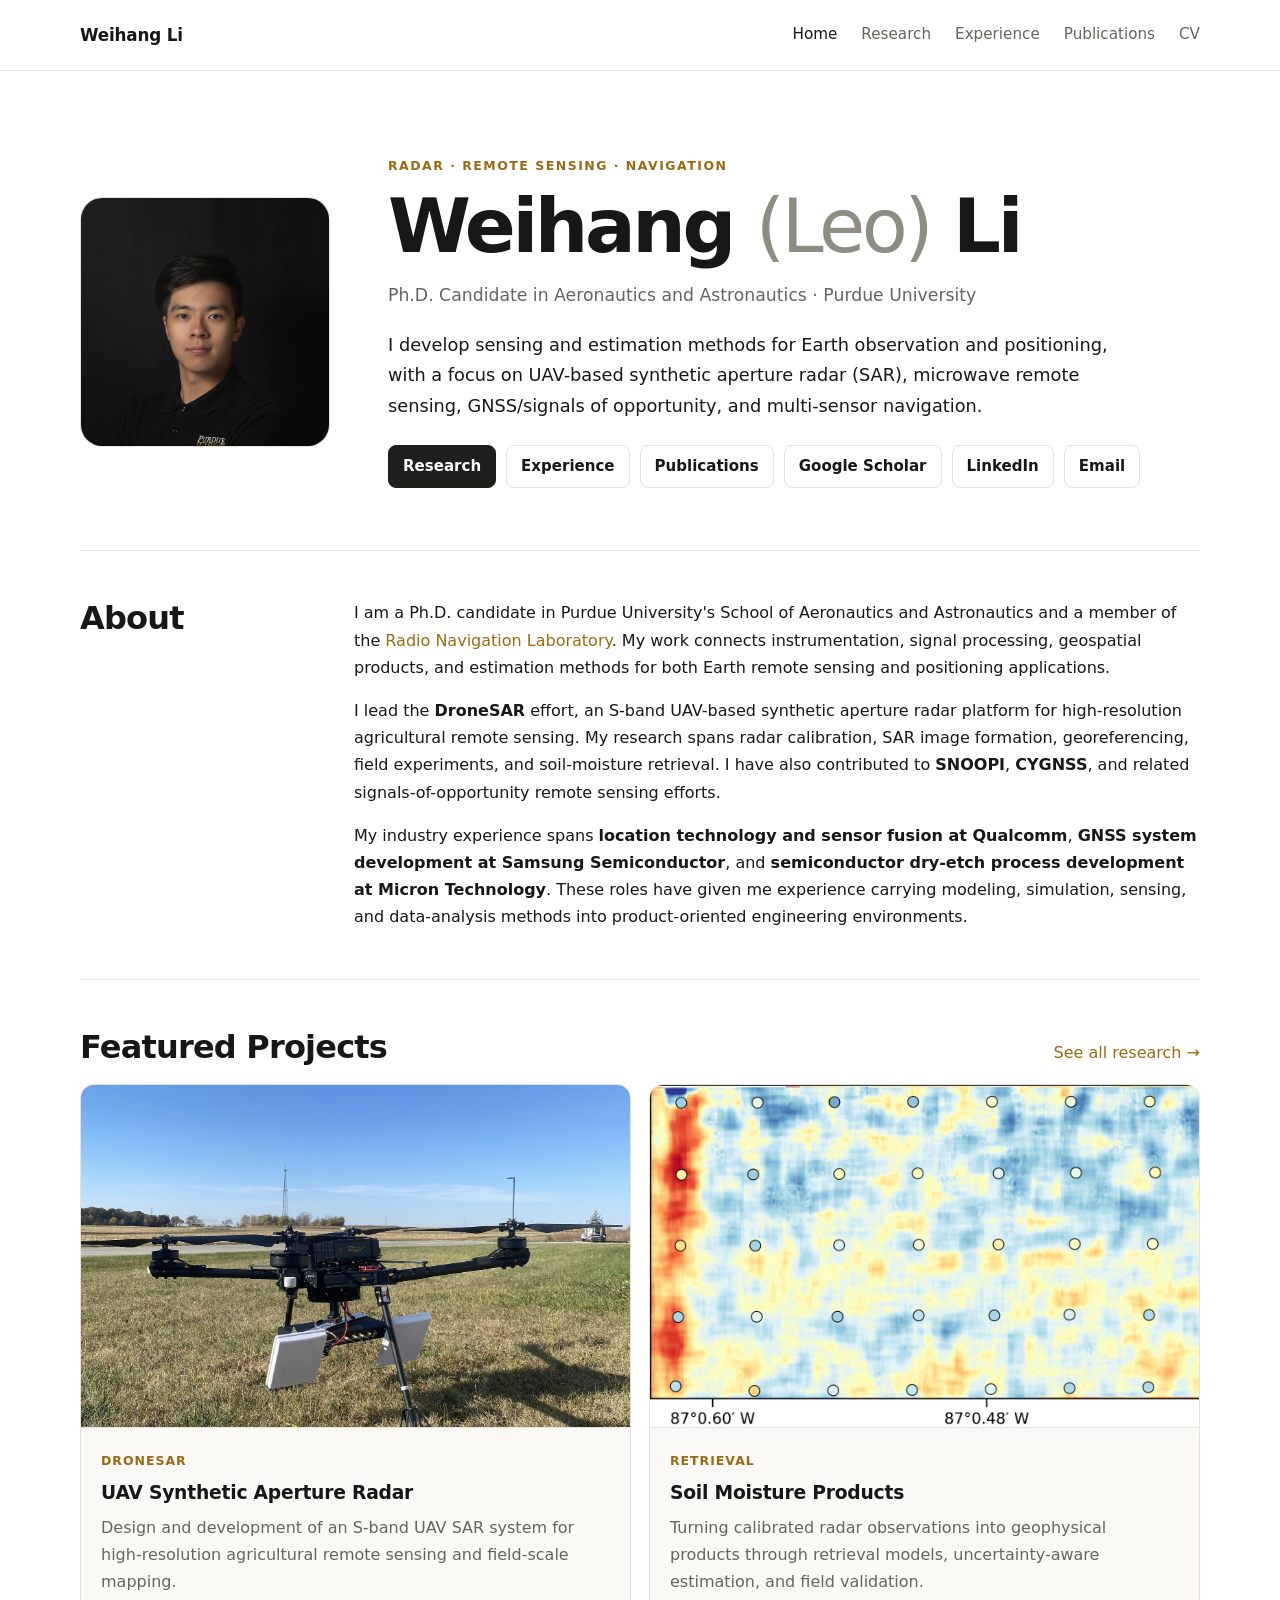
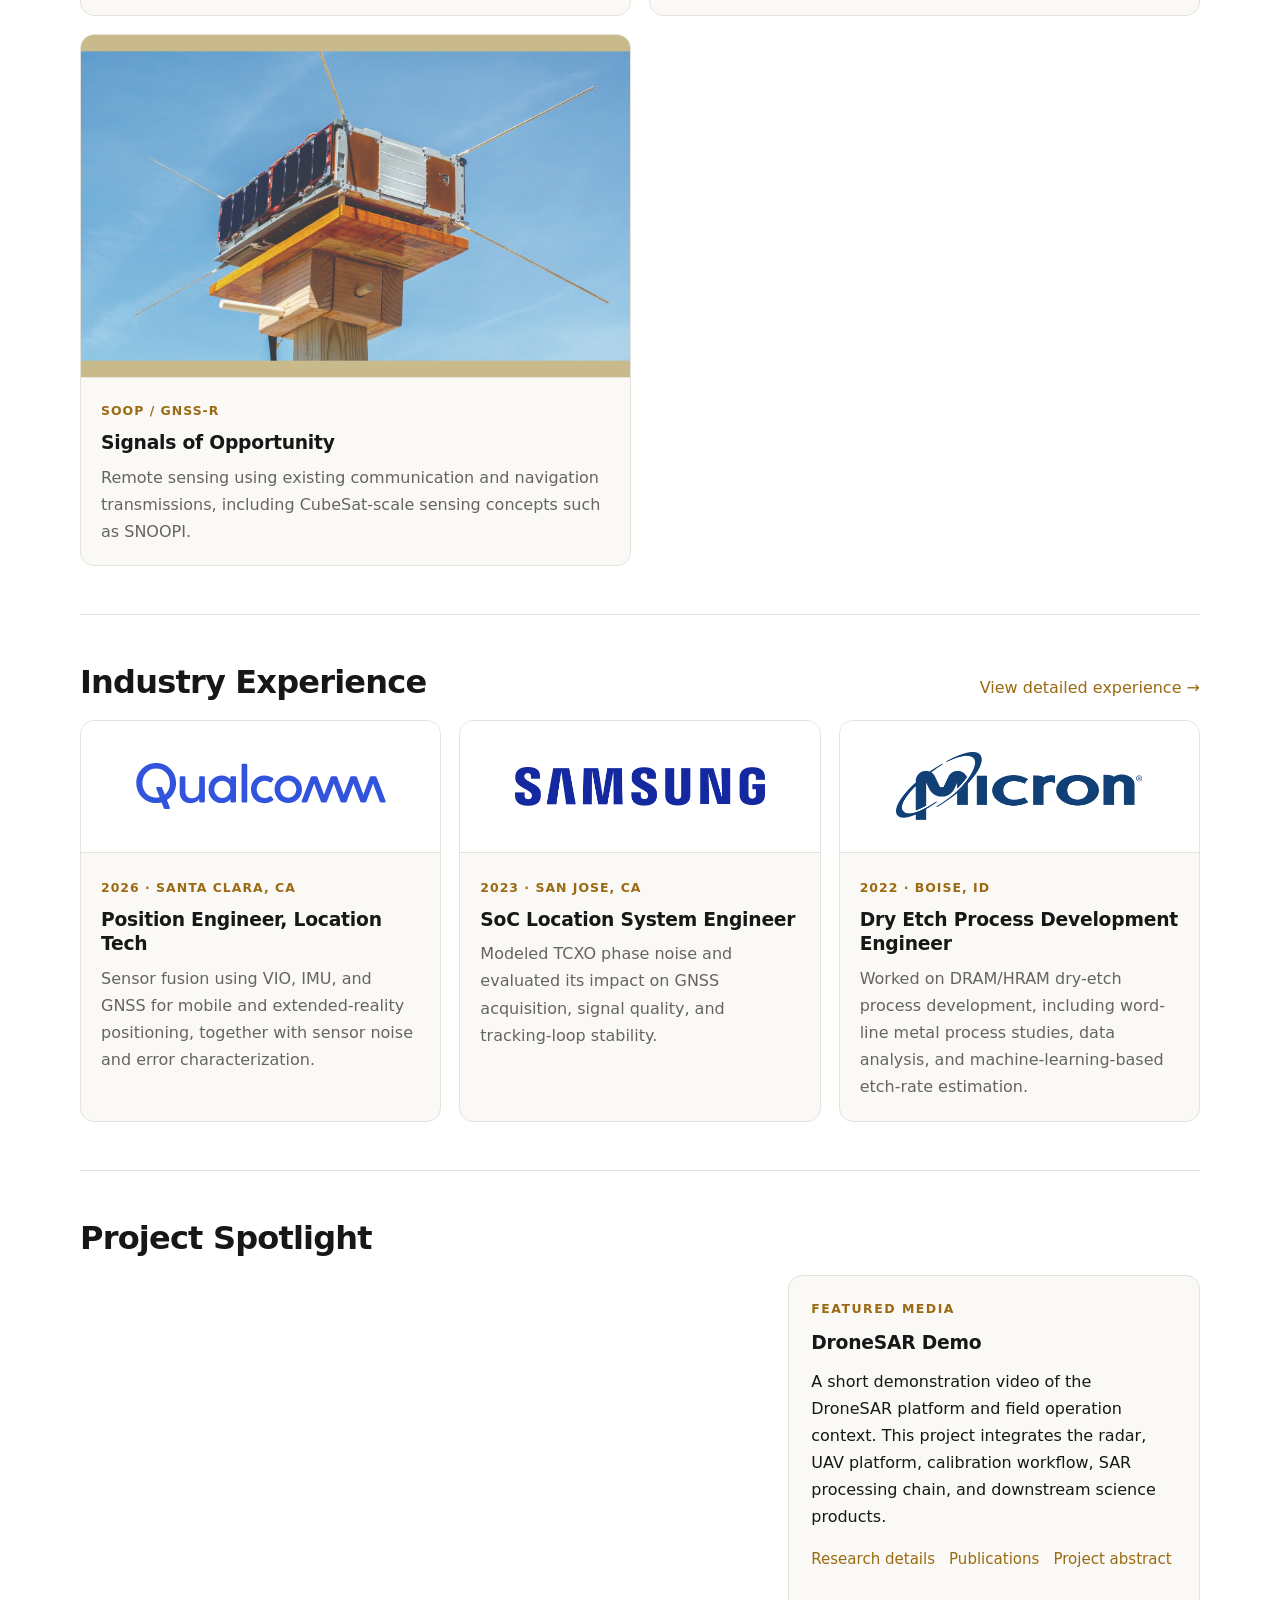
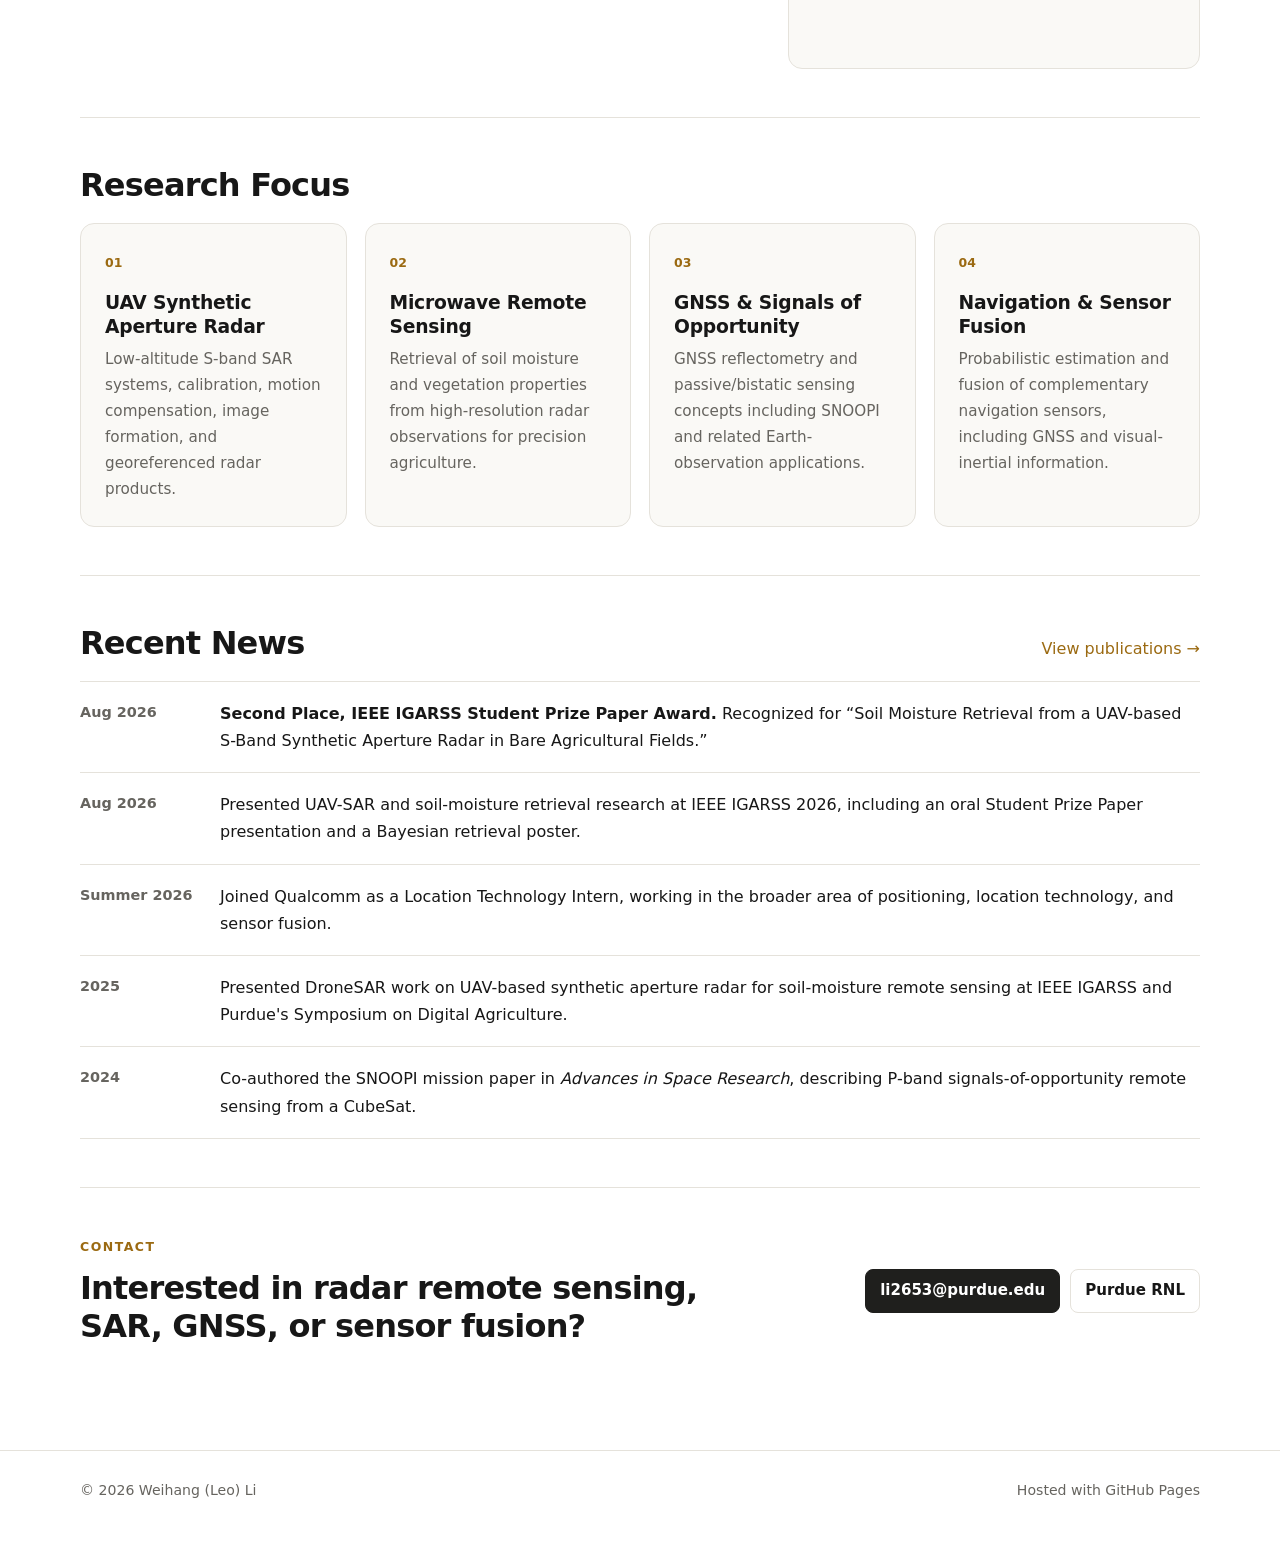
<file: index.html>
<!doctype html>
<html lang="en">
<head>
  <meta charset="utf-8">
  <meta name="viewport" content="width=device-width, initial-scale=1">
  <meta name="description" content="Weihang (Leo) Li — Ph.D. Candidate at Purdue University working on radar remote sensing, synthetic aperture radar, signals of opportunity, and positioning/sensor fusion.">
  <meta name="author" content="Weihang Li">
  <title>Weihang (Leo) Li</title>
  <link rel="stylesheet" href="assets/css/style.css">
</head>
<body>
<header class="site-header">
  <div class="container nav">
    <a class="brand" href="index.html">Weihang Li</a>
    <nav class="nav-links" aria-label="Main navigation">
      <a class="active" href="index.html">Home</a>
      <a href="research.html">Research</a>
      <a href="experience.html">Experience</a>
      <a href="publications.html">Publications</a>
      <a href="cv.html">CV</a>
    </nav>
  </div>
</header>

<main class="container">
  <section class="hero">
    <img class="profile-photo" src="assets/images/profile.jpg" alt="Weihang (Leo) Li portrait">
    <div>
      <p class="eyebrow">Radar · Remote Sensing · Navigation</p>
      <h1>Weihang <span class="muted-name">(Leo)</span> Li</h1>
      <p class="subtitle">Ph.D. Candidate in Aeronautics and Astronautics · Purdue University</p>
      <p class="lead">
        I develop sensing and estimation methods for Earth observation and positioning, with a focus on
        UAV-based synthetic aperture radar (SAR), microwave remote sensing, GNSS/signals of opportunity,
        and multi-sensor navigation.
      </p>
      <div class="quick-links">
        <a class="button primary" href="research.html">Research</a>
        <a class="button" href="experience.html">Experience</a>
        <a class="button" href="publications.html">Publications</a>
        <a class="button" href="https://scholar.google.com/citations?user=dfO99kAAAAAJ&amp;hl=en" target="_blank" rel="noopener">Google Scholar</a>
        <a class="button" href="https://www.linkedin.com/in/weihang-li-purdue/" target="_blank" rel="noopener">LinkedIn</a>
        <a class="button" href="mailto:li2653@purdue.edu">Email</a>
      </div>
    </div>
  </section>

  <section class="section-divider two-col">
    <div>
      <h2>About</h2>
    </div>
    <div>
      <p>
        I am a Ph.D. candidate in Purdue University's School of Aeronautics and Astronautics and a member of the
        <a href="https://engineering.purdue.edu/RNL/" target="_blank" rel="noopener">Radio Navigation Laboratory</a>.
        My work connects instrumentation, signal processing, geospatial products, and estimation methods for both
        Earth remote sensing and positioning applications.
      </p>
      <p>
        I lead the <strong>DroneSAR</strong> effort, an S-band UAV-based synthetic aperture radar platform for high-resolution
        agricultural remote sensing. My research spans radar calibration, SAR image formation, georeferencing,
        field experiments, and soil-moisture retrieval. I have also contributed to <strong>SNOOPI</strong>, <strong>CYGNSS</strong>, and
        related signals-of-opportunity remote sensing efforts.
      </p>
      <p>
        My industry experience spans <strong>location technology and sensor fusion at Qualcomm</strong>,
        <strong>GNSS system development at Samsung Semiconductor</strong>, and <strong>semiconductor dry-etch process development at Micron Technology</strong>.
        These roles have given me experience carrying modeling, simulation, sensing, and data-analysis methods into product-oriented engineering environments.
      </p>
    </div>
  </section>

  <section class="section-divider">
    <div class="section-heading-row">
      <h2>Featured Projects</h2>
      <a href="research.html">See all research →</a>
    </div>
    <div class="feature-grid">
      <article class="feature-card">
        <img src="assets/images/dronesar-system.jpg" alt="DroneSAR UAV platform with radar payload">
        <div class="feature-body">
          <span class="feature-tag">DroneSAR</span>
          <h3>UAV Synthetic Aperture Radar</h3>
          <p>Design and development of an S-band UAV SAR system for high-resolution agricultural remote sensing and field-scale mapping.</p>
        </div>
      </article>

      <article class="feature-card">
        <img src="assets/images/soil-moisture-map.png" alt="Soil moisture retrieval map">
        <div class="feature-body">
          <span class="feature-tag">Retrieval</span>
          <h3>Soil Moisture Products</h3>
          <p>Turning calibrated radar observations into geophysical products through retrieval models, uncertainty-aware estimation, and field validation.</p>
        </div>
      </article>

      <article class="feature-card">
        <img src="assets/images/snoopi-mission.png" alt="SNOOPI signals-of-opportunity mission image">
        <div class="feature-body">
          <span class="feature-tag">SoOp / GNSS-R</span>
          <h3>Signals of Opportunity</h3>
          <p>Remote sensing using existing communication and navigation transmissions, including CubeSat-scale sensing concepts such as SNOOPI.</p>
        </div>
      </article>


    </div>
  </section>

  <section class="section-divider">
    <div class="section-heading-row">
      <h2>Industry Experience</h2>
      <a href="experience.html">View detailed experience →</a>
    </div>
    <div class="experience-card-grid">
      <article class="experience-card">
        <div class="experience-logo-box">
          <img src="assets/images/qualcomm-logo.svg" alt="Qualcomm logo">
        </div>
        <div class="experience-card-body">
          <span class="feature-tag">2026 · Santa Clara, CA</span>
          <h3>Position Engineer, Location Tech</h3>
          <p>Sensor fusion using VIO, IMU, and GNSS for mobile and extended-reality positioning, together with sensor noise and error characterization.</p>
        </div>
      </article>

      <article class="experience-card">
        <div class="experience-logo-box">
          <img src="assets/images/samsung-logo.webp" alt="Samsung logo">
        </div>
        <div class="experience-card-body">
          <span class="feature-tag">2023 · San Jose, CA</span>
          <h3>SoC Location System Engineer</h3>
          <p>Modeled TCXO phase noise and evaluated its impact on GNSS acquisition, signal quality, and tracking-loop stability.</p>
        </div>
      </article>

      <article class="experience-card">
        <div class="experience-logo-box">
          <img src="assets/images/micron-logo.webp" alt="Micron Technology logo">
        </div>
        <div class="experience-card-body">
          <span class="feature-tag">2022 · Boise, ID</span>
          <h3>Dry Etch Process Development Engineer</h3>
          <p>Worked on DRAM/HRAM dry-etch process development, including word-line metal process studies, data analysis, and machine-learning-based etch-rate estimation.</p>
        </div>
      </article>
    </div>
  </section>

  <section class="section-divider">
    <h2>Project Spotlight</h2>
    <div class="video-panel">
      <div>
        <div class="youtube-video">
          <iframe
            src="https://www.youtube.com/embed/8pZynmB-ohs"
            title="DroneSAR Demo"
            allow="accelerometer; autoplay; clipboard-write; encrypted-media; gyroscope; picture-in-picture; web-share"
            allowfullscreen>
          </iframe>
        </div>
      </div>
      <div class="text-panel">
        <p class="eyebrow">Featured media</p>
        <h3>DroneSAR Demo</h3>
        <p>
          A short demonstration video of the DroneSAR platform and field operation context. This project integrates the radar,
          UAV platform, calibration workflow, SAR processing chain, and downstream science products.
        </p>
        <div class="inline-links">
          <a href="research.html">Research details</a>
          <a href="publications.html">Publications</a>
          <a href="https://docs.lib.purdue.edu/sydag/2025/posters/20/" target="_blank" rel="noopener">Project abstract</a>
        </div>
      </div>
    </div>
  </section>

  <section class="section-divider">
    <div class="section-heading-row">
      <h2>Research Focus</h2>
    </div>
    <div class="grid grid-4">
      <article class="card">
        <span class="card-kicker">01</span>
        <h3>UAV Synthetic Aperture Radar</h3>
        <p>Low-altitude S-band SAR systems, calibration, motion compensation, image formation, and georeferenced radar products.</p>
      </article>
      <article class="card">
        <span class="card-kicker">02</span>
        <h3>Microwave Remote Sensing</h3>
        <p>Retrieval of soil moisture and vegetation properties from high-resolution radar observations for precision agriculture.</p>
      </article>
      <article class="card">
        <span class="card-kicker">03</span>
        <h3>GNSS & Signals of Opportunity</h3>
        <p>GNSS reflectometry and passive/bistatic sensing concepts including SNOOPI and related Earth-observation applications.</p>
      </article>
      <article class="card">
        <span class="card-kicker">04</span>
        <h3>Navigation & Sensor Fusion</h3>
        <p>Probabilistic estimation and fusion of complementary navigation sensors, including GNSS and visual-inertial information.</p>
      </article>
    </div>
  </section>

  <section class="section-divider">
    <div class="section-heading-row">
      <h2>Recent News</h2>
      <a href="publications.html">View publications →</a>
    </div>
    <div class="timeline">
      <div class="timeline-item">
        <div class="timeline-date">Aug 2026</div>
        <div><strong>Second Place, IEEE IGARSS Student Prize Paper Award.</strong> Recognized for “Soil Moisture Retrieval from a UAV-based S-Band Synthetic Aperture Radar in Bare Agricultural Fields.”</div>
      </div>
      <div class="timeline-item">
        <div class="timeline-date">Aug 2026</div>
        <div>Presented UAV-SAR and soil-moisture retrieval research at IEEE IGARSS 2026, including an oral Student Prize Paper presentation and a Bayesian retrieval poster.</div>
      </div>
      <div class="timeline-item">
        <div class="timeline-date">Summer 2026</div>
        <div>Joined Qualcomm as a Location Technology Intern, working in the broader area of positioning, location technology, and sensor fusion.</div>
      </div>
      <div class="timeline-item">
        <div class="timeline-date">2025</div>
        <div>Presented DroneSAR work on UAV-based synthetic aperture radar for soil-moisture remote sensing at IEEE IGARSS and Purdue's Symposium on Digital Agriculture.</div>
      </div>
      <div class="timeline-item">
        <div class="timeline-date">2024</div>
        <div>Co-authored the SNOOPI mission paper in <em>Advances in Space Research</em>, describing P-band signals-of-opportunity remote sensing from a CubeSat.</div>
      </div>
    </div>
  </section>

  <section class="section-divider contact-strip">
    <div>
      <p class="eyebrow">Contact</p>
      <h2>Interested in radar remote sensing, SAR, GNSS, or sensor fusion?</h2>
    </div>
    <div class="contact-actions">
      <a class="button primary" href="mailto:li2653@purdue.edu">li2653@purdue.edu</a>
      <a class="button" href="https://engineering.purdue.edu/RNL/people/" target="_blank" rel="noopener">Purdue RNL</a>
    </div>
  </section>
</main>

<footer>
  <div class="container footer-row">
    <span>© <span id="year"></span> Weihang (Leo) Li</span>
    <span>Hosted with GitHub Pages</span>
  </div>
</footer>
<script>document.getElementById('year').textContent = new Date().getFullYear();</script>
</body>
</html>
</file>
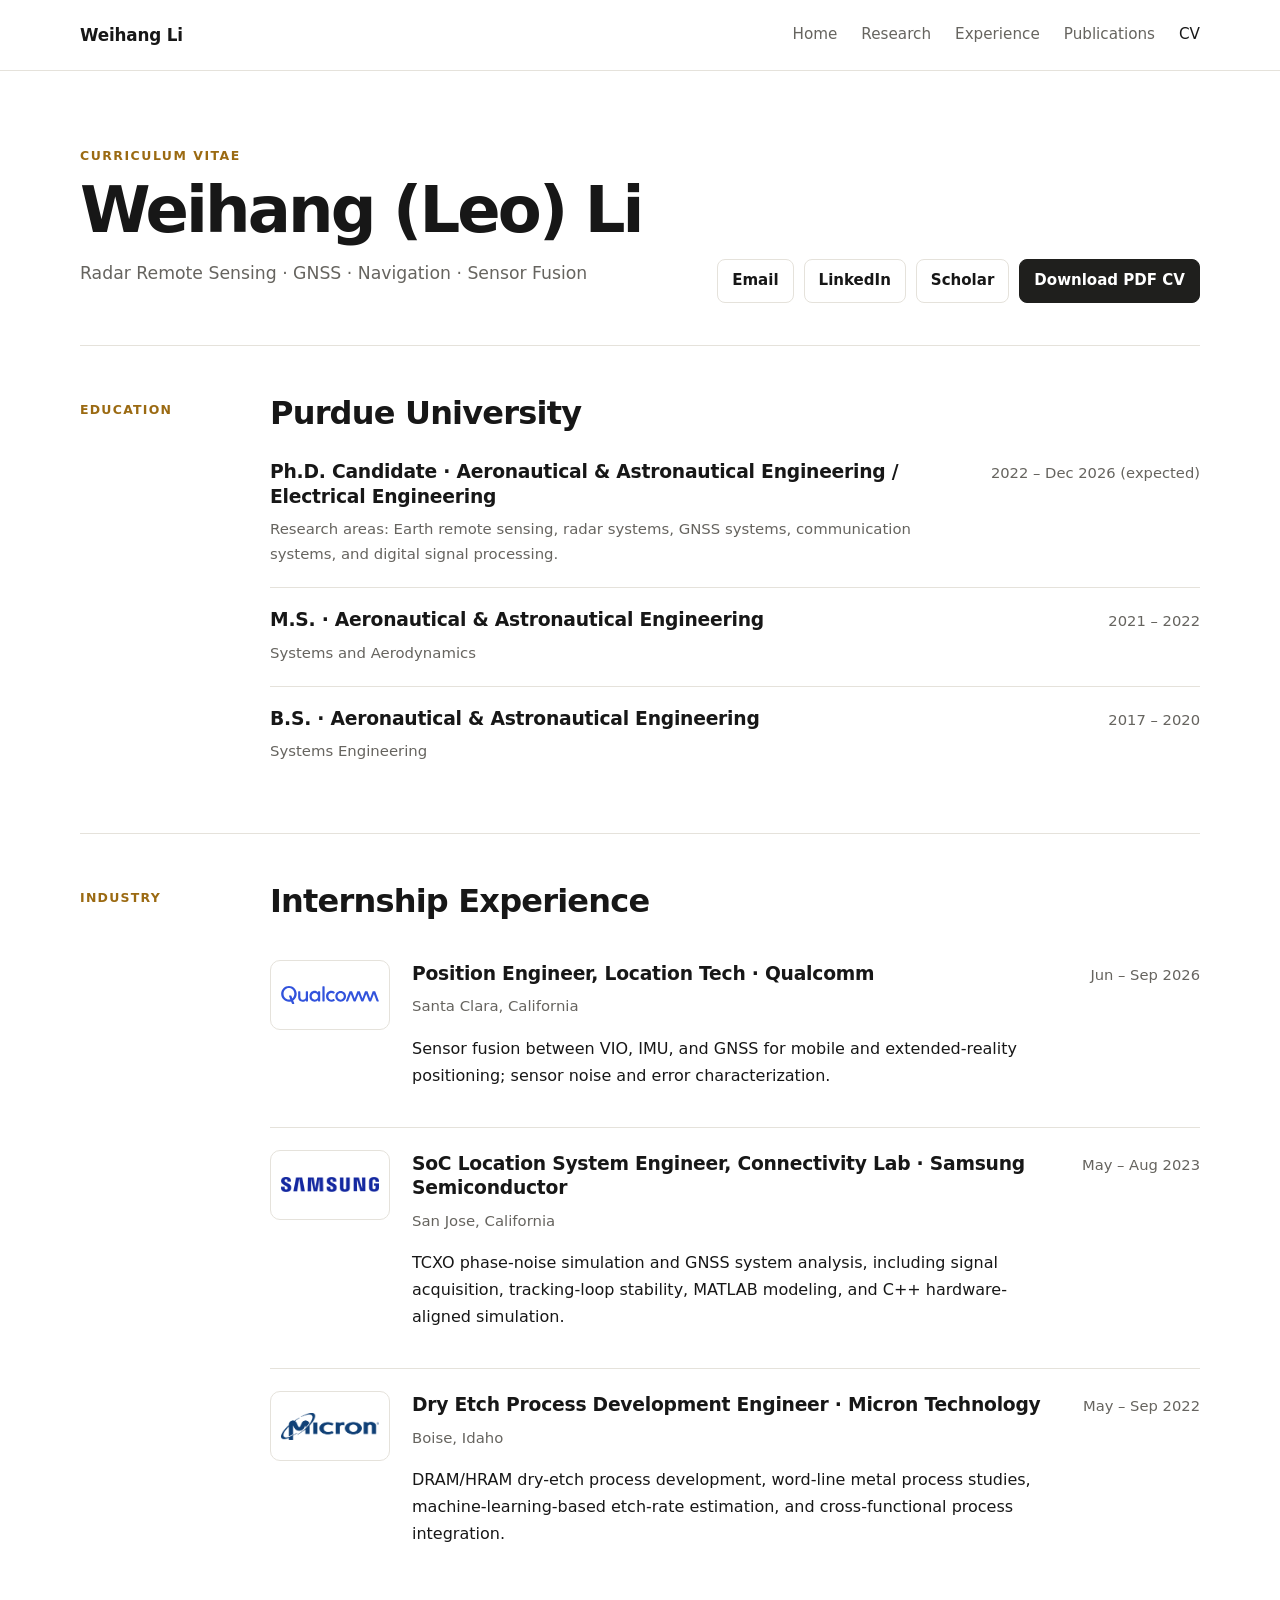
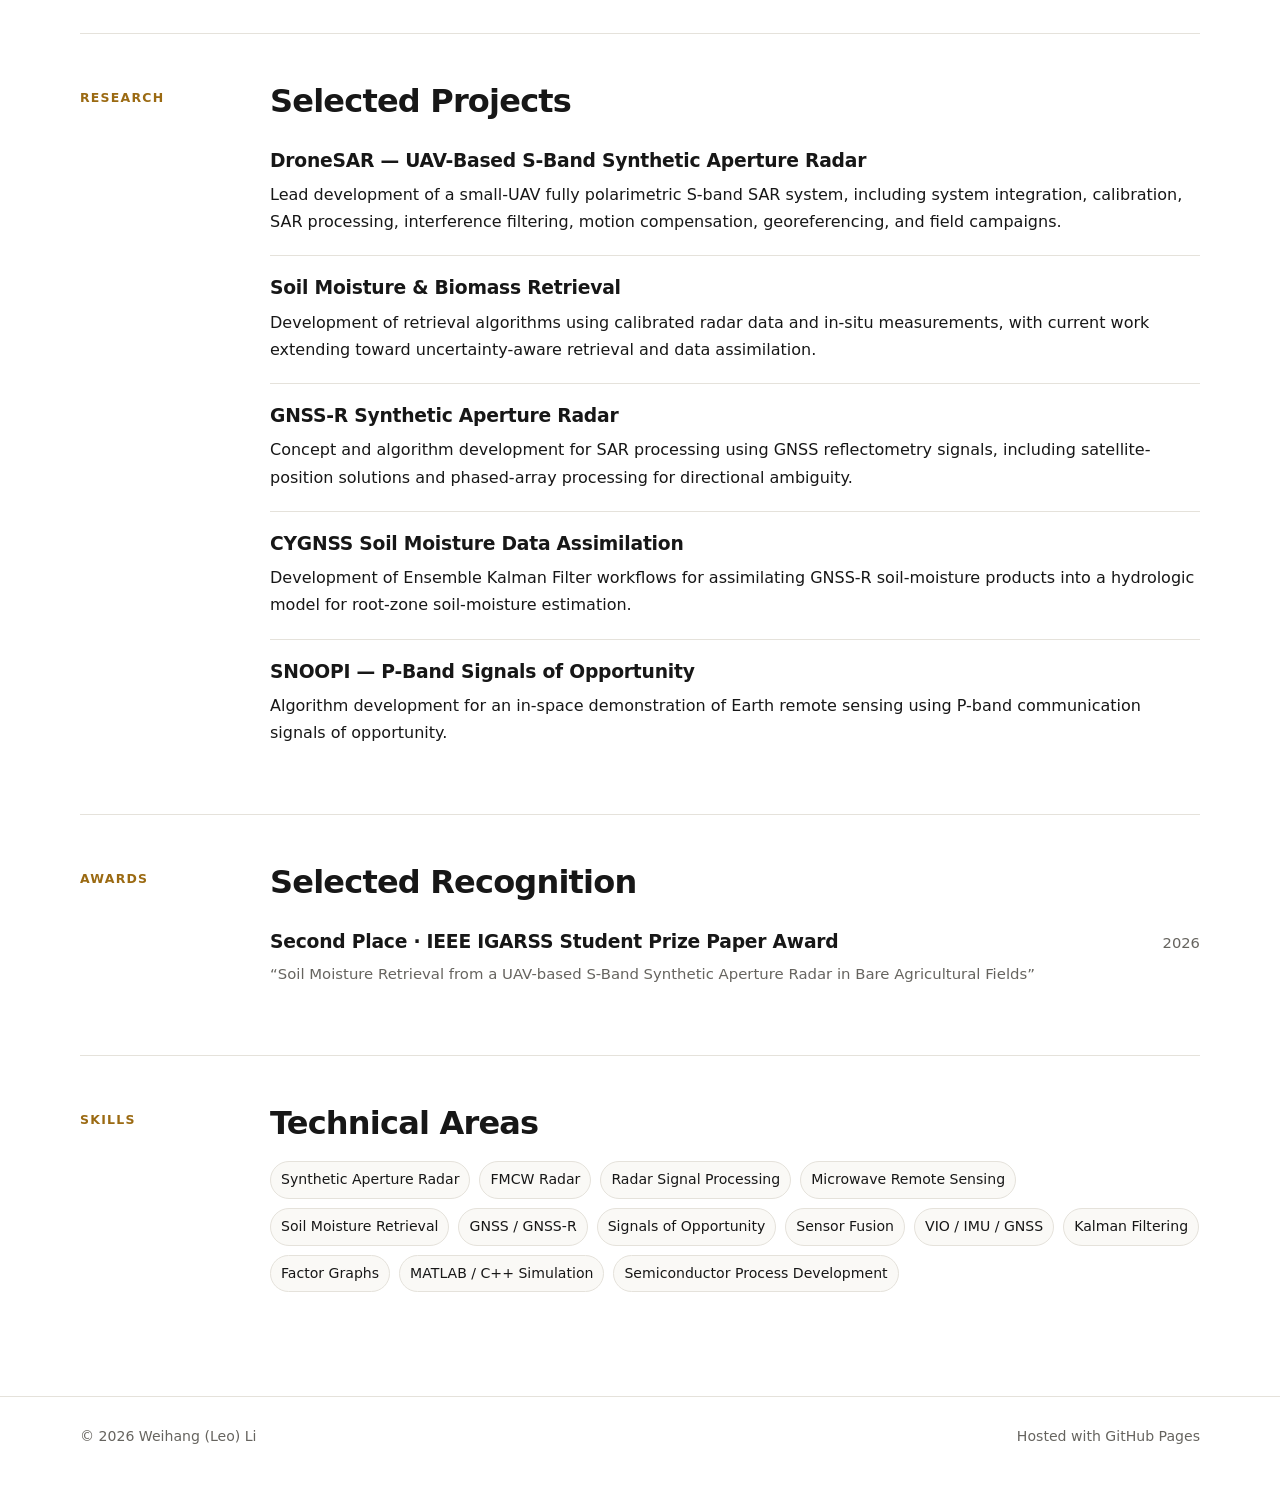
<file: cv.html>
<!doctype html>
<html lang="en">
<head>
  <meta charset="utf-8">
  <meta name="viewport" content="width=device-width, initial-scale=1">
  <meta name="description" content="Curriculum vitae summary for Weihang (Leo) Li.">
  <title>CV · Weihang (Leo) Li</title>
  <link rel="stylesheet" href="assets/css/style.css">
</head>
<body>
<header class="site-header">
  <div class="container nav">
    <a class="brand" href="index.html">Weihang Li</a>
    <nav class="nav-links" aria-label="Main navigation">
      <a href="index.html">Home</a>
      <a href="research.html">Research</a>
      <a href="experience.html">Experience</a>
      <a href="publications.html">Publications</a>
      <a class="active" href="cv.html">CV</a>
    </nav>
  </div>
</header>

<main class="container">
  <div class="page-header cv-header">
    <div>
      <p class="eyebrow">Curriculum Vitae</p>
      <h1>Weihang (Leo) Li</h1>
      <p class="subtitle">Radar Remote Sensing · GNSS · Navigation · Sensor Fusion</p>
    </div>
    <div class="cv-actions">
      <a class="button" href="mailto:li2653@purdue.edu">Email</a>
      <a class="button" href="https://www.linkedin.com/in/weihang-li-purdue/" target="_blank" rel="noopener">LinkedIn</a>
      <a class="button" href="https://scholar.google.com/citations?user=dfO99kAAAAAJ&amp;hl=en" target="_blank" rel="noopener">Scholar</a>
      <a class="button primary" href="assets/cv/cv.pdf">Download PDF CV</a>
    </div>
  </div>

  <section class="cv-section section-divider">
    <div class="cv-label">Education</div>
    <div>
      <h2>Purdue University</h2>
      <div class="cv-entry">
        <div>
          <h3>Ph.D. Candidate · Aeronautical & Astronautical Engineering / Electrical Engineering</h3>
          <p class="meta">Research areas: Earth remote sensing, radar systems, GNSS systems, communication systems, and digital signal processing.</p>
        </div>
        <div class="cv-date">2022 – Dec 2026 (expected)</div>
      </div>
      <div class="cv-entry">
        <div>
          <h3>M.S. · Aeronautical & Astronautical Engineering</h3>
          <p class="meta">Systems and Aerodynamics</p>
        </div>
        <div class="cv-date">2021 – 2022</div>
      </div>
      <div class="cv-entry">
        <div>
          <h3>B.S. · Aeronautical & Astronautical Engineering</h3>
          <p class="meta">Systems Engineering</p>
        </div>
        <div class="cv-date">2017 – 2020</div>
      </div>
    </div>
  </section>

  <section class="cv-section section-divider">
    <div class="cv-label">Industry</div>
    <div>
      <h2>Internship Experience</h2>

      <div class="cv-logo-row">
        <div class="cv-logo-box"><img src="assets/images/qualcomm-logo.svg" alt="Qualcomm logo"></div>
        <div>
          <h3>Position Engineer, Location Tech · Qualcomm</h3>
          <p class="meta">Santa Clara, California</p>
          <p>Sensor fusion between VIO, IMU, and GNSS for mobile and extended-reality positioning; sensor noise and error characterization.</p>
        </div>
        <div class="cv-date">Jun – Sep 2026</div>
      </div>

      <div class="cv-logo-row">
        <div class="cv-logo-box"><img src="assets/images/samsung-logo.webp" alt="Samsung logo"></div>
        <div>
          <h3>SoC Location System Engineer, Connectivity Lab · Samsung Semiconductor</h3>
          <p class="meta">San Jose, California</p>
          <p>TCXO phase-noise simulation and GNSS system analysis, including signal acquisition, tracking-loop stability, MATLAB modeling, and C++ hardware-aligned simulation.</p>
        </div>
        <div class="cv-date">May – Aug 2023</div>
      </div>

      <div class="cv-logo-row">
        <div class="cv-logo-box"><img src="assets/images/micron-logo.webp" alt="Micron Technology logo"></div>
        <div>
          <h3>Dry Etch Process Development Engineer · Micron Technology</h3>
          <p class="meta">Boise, Idaho</p>
          <p>DRAM/HRAM dry-etch process development, word-line metal process studies, machine-learning-based etch-rate estimation, and cross-functional process integration.</p>
        </div>
        <div class="cv-date">May – Sep 2022</div>
      </div>
    </div>
  </section>

  <section class="cv-section section-divider">
    <div class="cv-label">Research</div>
    <div>
      <h2>Selected Projects</h2>
      <div class="cv-entry stacked">
        <div>
          <h3>DroneSAR — UAV-Based S-Band Synthetic Aperture Radar</h3>
          <p>Lead development of a small-UAV fully polarimetric S-band SAR system, including system integration, calibration, SAR processing, interference filtering, motion compensation, georeferencing, and field campaigns.</p>
        </div>
      </div>
      <div class="cv-entry stacked">
        <div>
          <h3>Soil Moisture & Biomass Retrieval</h3>
          <p>Development of retrieval algorithms using calibrated radar data and in-situ measurements, with current work extending toward uncertainty-aware retrieval and data assimilation.</p>
        </div>
      </div>
      <div class="cv-entry stacked">
        <div>
          <h3>GNSS-R Synthetic Aperture Radar</h3>
          <p>Concept and algorithm development for SAR processing using GNSS reflectometry signals, including satellite-position solutions and phased-array processing for directional ambiguity.</p>
        </div>
      </div>
      <div class="cv-entry stacked">
        <div>
          <h3>CYGNSS Soil Moisture Data Assimilation</h3>
          <p>Development of Ensemble Kalman Filter workflows for assimilating GNSS-R soil-moisture products into a hydrologic model for root-zone soil-moisture estimation.</p>
        </div>
      </div>
      <div class="cv-entry stacked">
        <div>
          <h3>SNOOPI — P-Band Signals of Opportunity</h3>
          <p>Algorithm development for an in-space demonstration of Earth remote sensing using P-band communication signals of opportunity.</p>
        </div>
      </div>
    </div>
  </section>

  <section class="cv-section section-divider">
    <div class="cv-label">Awards</div>
    <div>
      <h2>Selected Recognition</h2>
      <div class="cv-entry">
        <div>
          <h3>Second Place · IEEE IGARSS Student Prize Paper Award</h3>
          <p class="meta">“Soil Moisture Retrieval from a UAV-based S-Band Synthetic Aperture Radar in Bare Agricultural Fields”</p>
        </div>
        <div class="cv-date">2026</div>
      </div>
    </div>
  </section>

  <section class="cv-section section-divider">
    <div class="cv-label">Skills</div>
    <div>
      <h2>Technical Areas</h2>
      <div class="tag-list">
        <span>Synthetic Aperture Radar</span>
        <span>FMCW Radar</span>
        <span>Radar Signal Processing</span>
        <span>Microwave Remote Sensing</span>
        <span>Soil Moisture Retrieval</span>
        <span>GNSS / GNSS-R</span>
        <span>Signals of Opportunity</span>
        <span>Sensor Fusion</span>
        <span>VIO / IMU / GNSS</span>
        <span>Kalman Filtering</span>
        <span>Factor Graphs</span>
        <span>MATLAB / C++ Simulation</span>
        <span>Semiconductor Process Development</span>
      </div>
    </div>
  </section>
</main>

<footer>
  <div class="container footer-row">
    <span>© <span id="year"></span> Weihang (Leo) Li</span>
    <span>Hosted with GitHub Pages</span>
  </div>
</footer>
<script>document.getElementById('year').textContent = new Date().getFullYear();</script>
</body>
</html>
</file>
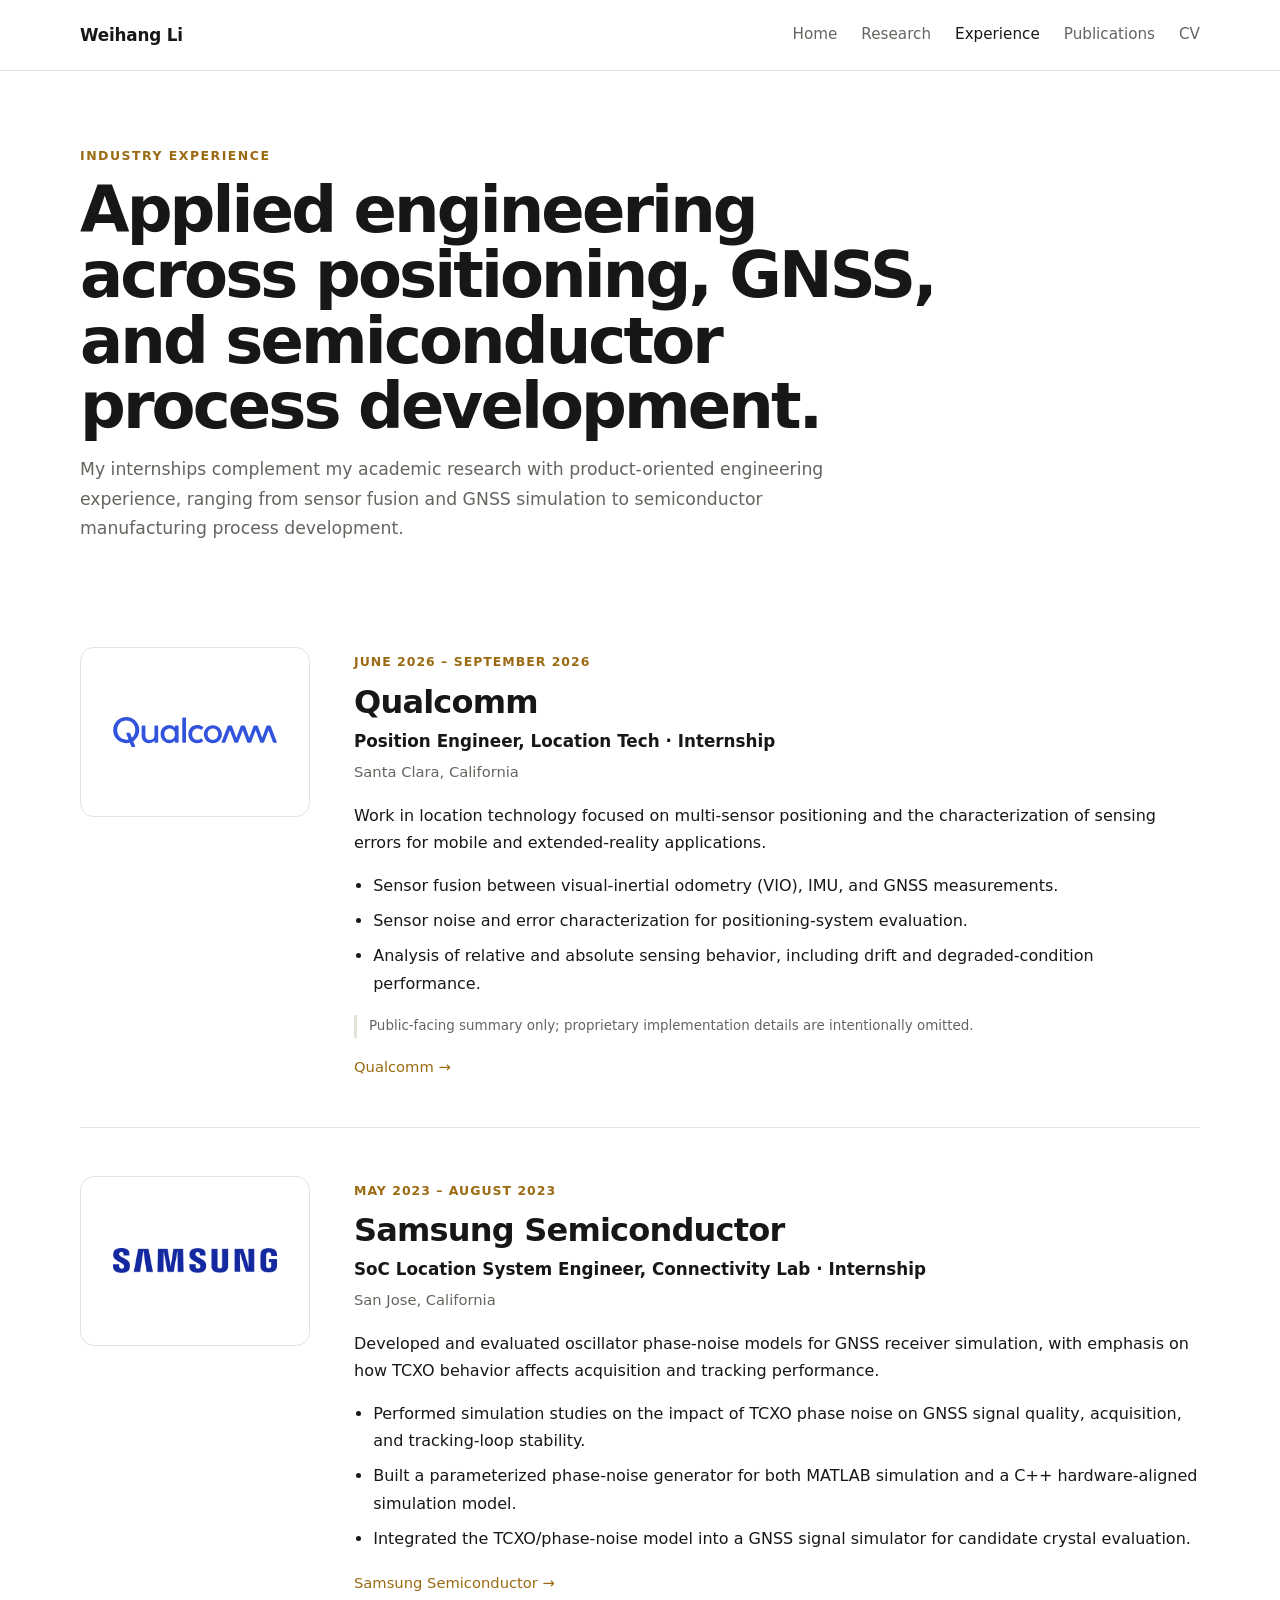
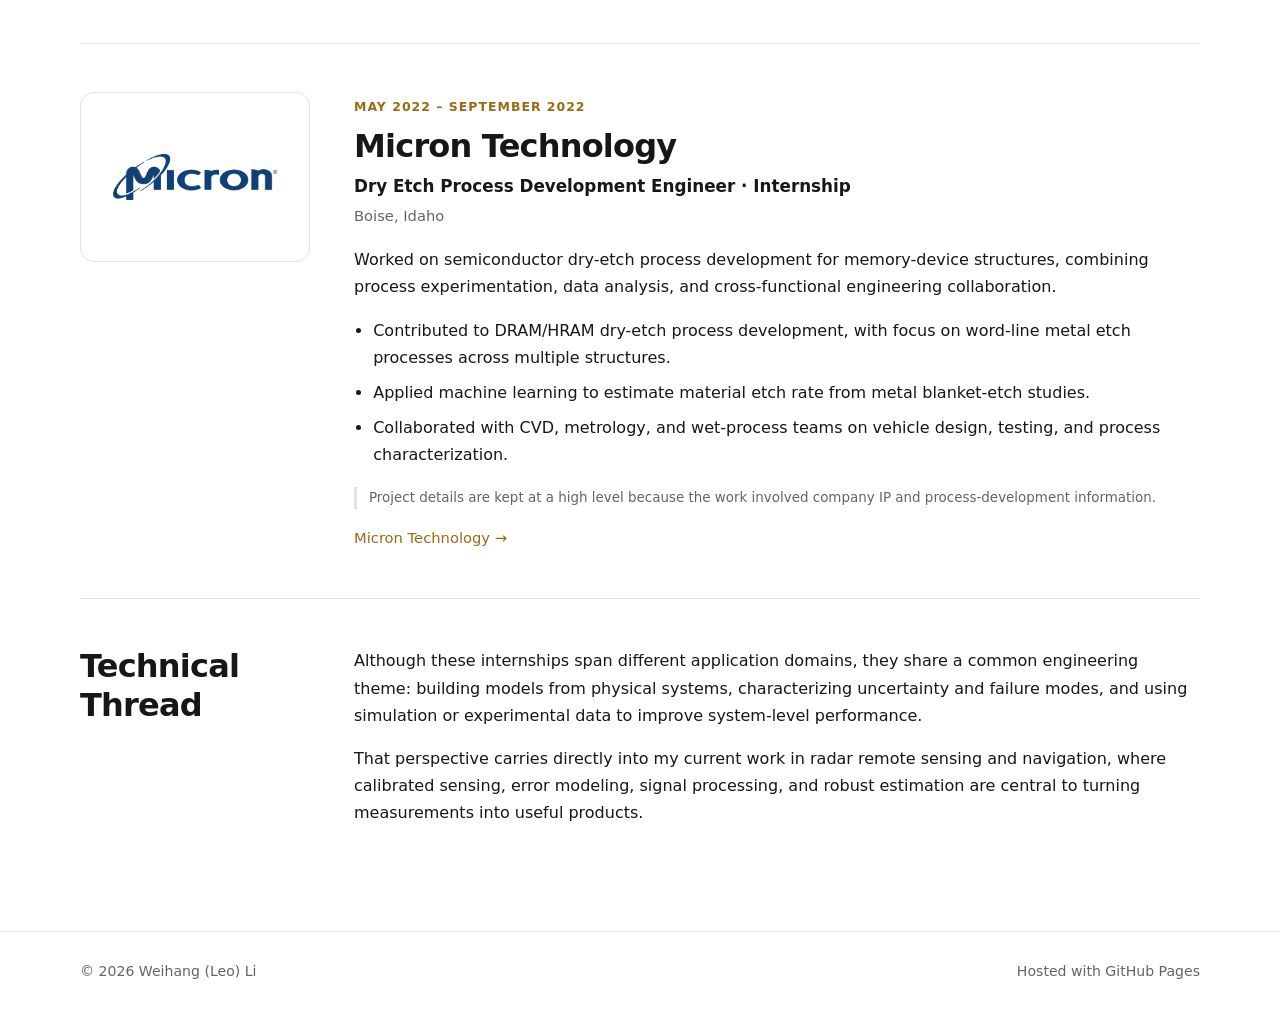
<file: experience.html>
<!doctype html>
<html lang="en">
<head>
  <meta charset="utf-8">
  <meta name="viewport" content="width=device-width, initial-scale=1">
  <meta name="description" content="Industry experience of Weihang (Leo) Li in positioning and sensor fusion, GNSS system development, and semiconductor process development.">
  <title>Experience · Weihang (Leo) Li</title>
  <link rel="stylesheet" href="assets/css/style.css">
</head>
<body>
<header class="site-header">
  <div class="container nav">
    <a class="brand" href="index.html">Weihang Li</a>
    <nav class="nav-links" aria-label="Main navigation">
      <a href="index.html">Home</a>
      <a href="research.html">Research</a>
      <a class="active" href="experience.html">Experience</a>
      <a href="publications.html">Publications</a>
      <a href="cv.html">CV</a>
    </nav>
  </div>
</header>

<main class="container">
  <div class="page-header">
    <p class="eyebrow">Industry Experience</p>
    <h1>Applied engineering across positioning, GNSS, and semiconductor process development.</h1>
    <p class="subtitle wide">
      My internships complement my academic research with product-oriented engineering experience, ranging from sensor fusion and GNSS simulation to semiconductor manufacturing process development.
    </p>
  </div>

  <section class="experience-detail">
    <div class="experience-company-panel">
      <img src="assets/images/qualcomm-logo.svg" alt="Qualcomm logo">
    </div>
    <div class="experience-content">
      <span class="feature-tag">June 2026 – September 2026</span>
      <h2>Qualcomm</h2>
      <p class="experience-role">Position Engineer, Location Tech · Internship</p>
      <p class="experience-meta">Santa Clara, California</p>
      <p>
        Work in location technology focused on multi-sensor positioning and the characterization of sensing errors for mobile and extended-reality applications.
      </p>
      <ul class="experience-bullets">
        <li>Sensor fusion between visual-inertial odometry (VIO), IMU, and GNSS measurements.</li>
        <li>Sensor noise and error characterization for positioning-system evaluation.</li>
        <li>Analysis of relative and absolute sensing behavior, including drift and degraded-condition performance.</li>
      </ul>
      <p class="experience-source-note">Public-facing summary only; proprietary implementation details are intentionally omitted.</p>
      <div class="company-links">
        <a href="https://www.qualcomm.com/" target="_blank" rel="noopener">Qualcomm →</a>
      </div>
    </div>
  </section>

  <section class="experience-detail section-divider">
    <div class="experience-company-panel">
      <img src="assets/images/samsung-logo.webp" alt="Samsung logo">
    </div>
    <div class="experience-content">
      <span class="feature-tag">May 2023 – August 2023</span>
      <h2>Samsung Semiconductor</h2>
      <p class="experience-role">SoC Location System Engineer, Connectivity Lab · Internship</p>
      <p class="experience-meta">San Jose, California</p>
      <p>
        Developed and evaluated oscillator phase-noise models for GNSS receiver simulation, with emphasis on how TCXO behavior affects acquisition and tracking performance.
      </p>
      <ul class="experience-bullets">
        <li>Performed simulation studies on the impact of TCXO phase noise on GNSS signal quality, acquisition, and tracking-loop stability.</li>
        <li>Built a parameterized phase-noise generator for both MATLAB simulation and a C++ hardware-aligned simulation model.</li>
        <li>Integrated the TCXO/phase-noise model into a GNSS signal simulator for candidate crystal evaluation.</li>
      </ul>
      <div class="company-links">
        <a href="https://semiconductor.samsung.com/" target="_blank" rel="noopener">Samsung Semiconductor →</a>
      </div>
    </div>
  </section>

  <section class="experience-detail section-divider">
    <div class="experience-company-panel">
      <img src="assets/images/micron-logo.webp" alt="Micron Technology logo">
    </div>
    <div class="experience-content">
      <span class="feature-tag">May 2022 – September 2022</span>
      <h2>Micron Technology</h2>
      <p class="experience-role">Dry Etch Process Development Engineer · Internship</p>
      <p class="experience-meta">Boise, Idaho</p>
      <p>
        Worked on semiconductor dry-etch process development for memory-device structures, combining process experimentation, data analysis, and cross-functional engineering collaboration.
      </p>
      <ul class="experience-bullets">
        <li>Contributed to DRAM/HRAM dry-etch process development, with focus on word-line metal etch processes across multiple structures.</li>
        <li>Applied machine learning to estimate material etch rate from metal blanket-etch studies.</li>
        <li>Collaborated with CVD, metrology, and wet-process teams on vehicle design, testing, and process characterization.</li>
      </ul>
      <p class="experience-source-note">Project details are kept at a high level because the work involved company IP and process-development information.</p>
      <div class="company-links">
        <a href="https://www.micron.com/" target="_blank" rel="noopener">Micron Technology →</a>
      </div>
    </div>
  </section>

  <section class="section-divider two-col">
    <div><h2>Technical Thread</h2></div>
    <div>
      <p>
        Although these internships span different application domains, they share a common engineering theme: building models from physical systems, characterizing uncertainty and failure modes, and using simulation or experimental data to improve system-level performance.
      </p>
      <p>
        That perspective carries directly into my current work in radar remote sensing and navigation, where calibrated sensing, error modeling, signal processing, and robust estimation are central to turning measurements into useful products.
      </p>
    </div>
  </section>
</main>

<footer>
  <div class="container footer-row">
    <span>© <span id="year"></span> Weihang (Leo) Li</span>
    <span>Hosted with GitHub Pages</span>
  </div>
</footer>
<script>document.getElementById('year').textContent = new Date().getFullYear();</script>
</body>
</html>
</file>
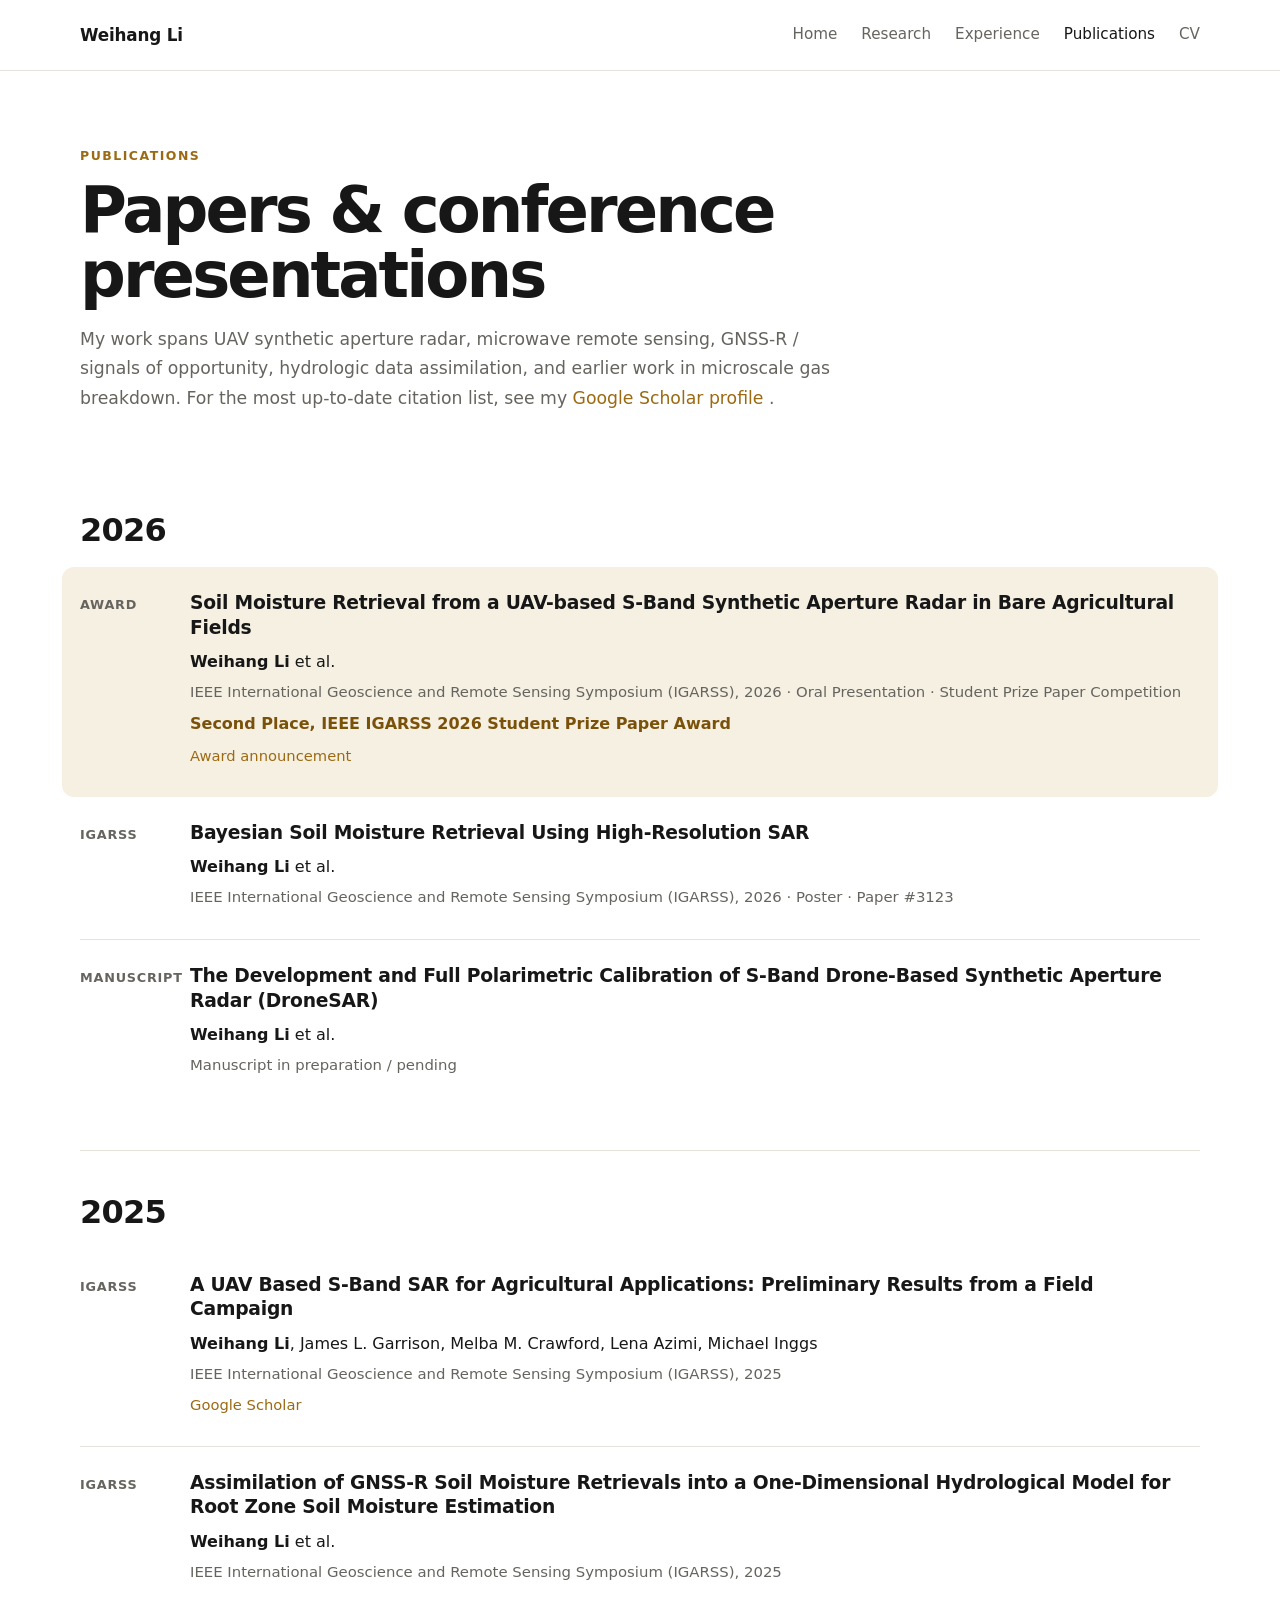
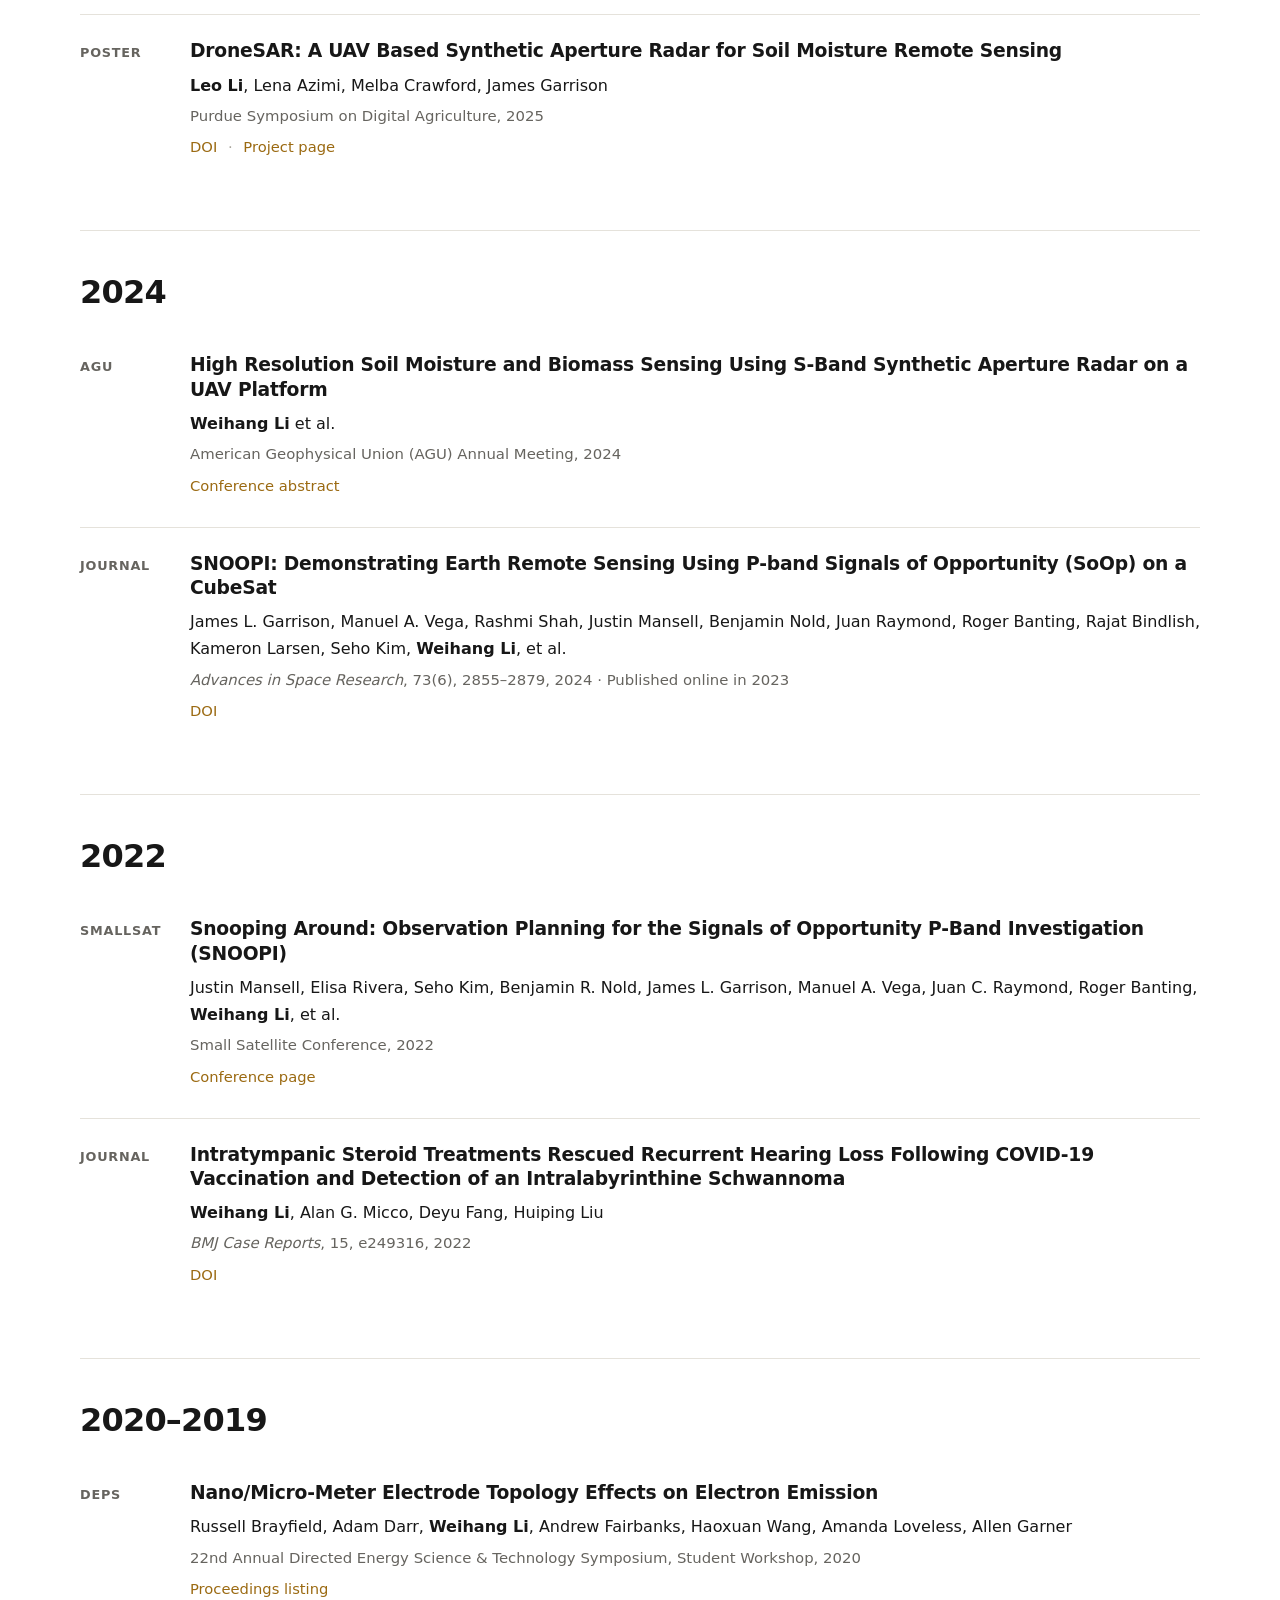
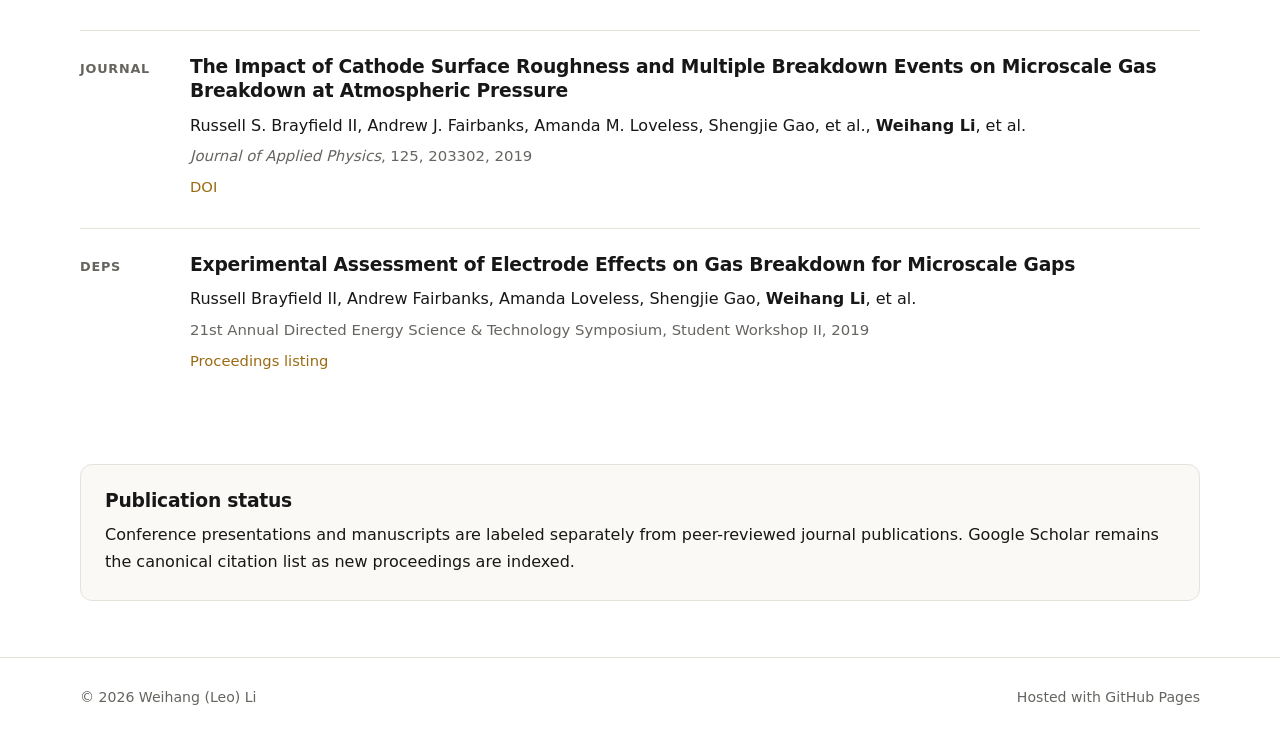
<file: publications.html>
<!doctype html>
<html lang="en">
<head>
  <meta charset="utf-8">
  <meta name="viewport" content="width=device-width, initial-scale=1">
  <meta name="description" content="Publications, conference papers, and presentations by Weihang (Leo) Li in radar remote sensing, SAR, GNSS-R, and signals of opportunity.">
  <title>Publications · Weihang (Leo) Li</title>
  <link rel="stylesheet" href="assets/css/style.css">
</head>

<body>

<header class="site-header">
  <div class="container nav">
    <a class="brand" href="index.html">Weihang Li</a>

    <nav class="nav-links" aria-label="Main navigation">
      <a href="index.html">Home</a>
      <a href="research.html">Research</a>
      <a href="experience.html">Experience</a>
      <a class="active" href="publications.html">Publications</a>
      <a href="cv.html">CV</a>
    </nav>
  </div>
</header>

<main class="container">

  <div class="page-header">
    <p class="eyebrow">Publications</p>

    <h1>Papers &amp; conference presentations</h1>

    <p class="subtitle wide">
      My work spans UAV synthetic aperture radar, microwave remote sensing,
      GNSS-R / signals of opportunity, hydrologic data assimilation, and
      earlier work in microscale gas breakdown.

      For the most up-to-date citation list, see my
      <a
        href="https://scholar.google.com/citations?user=dfO99kAAAAAJ&amp;hl=en"
        target="_blank"
        rel="noopener"
      >
        Google Scholar profile
      </a>.
    </p>
  </div>


  <!-- ===================================================== -->
  <!-- 2026 -->
  <!-- ===================================================== -->

  <section class="pub-section">

    <h2>2026</h2>

    <article class="publication featured">
      <div class="pub-year">Award</div>

      <div>
        <h3>
          Soil Moisture Retrieval from a UAV-based S-Band Synthetic
          Aperture Radar in Bare Agricultural Fields
        </h3>

        <p>
          <strong>Weihang Li</strong> et al.
        </p>

        <p class="meta">
          IEEE International Geoscience and Remote Sensing Symposium
          (IGARSS), 2026 · Oral Presentation · Student Prize Paper Competition
        </p>

        <p class="award-note">
          Second Place, IEEE IGARSS 2026 Student Prize Paper Award
        </p>

        <p class="pub-links">
          <a
            href="https://www.linkedin.com/posts/weihang-li-purdue_igrass-igarss2026-ieee-activity-7493914726276534272-_4tT"
            target="_blank"
            rel="noopener"
          >
            Award announcement
          </a>
        </p>
      </div>
    </article>


    <article class="publication">

      <div class="pub-year">IGARSS</div>

      <div>
        <h3>
          Bayesian Soil Moisture Retrieval Using High-Resolution SAR
        </h3>

        <p>
          <strong>Weihang Li</strong> et al.
        </p>

        <p class="meta">
          IEEE International Geoscience and Remote Sensing Symposium
          (IGARSS), 2026 · Poster · Paper #3123
        </p>
      </div>

    </article>


    <article class="publication">

      <div class="pub-year">Manuscript</div>

      <div>
        <h3>
          The Development and Full Polarimetric Calibration of
          S-Band Drone-Based Synthetic Aperture Radar (DroneSAR)
        </h3>

        <p>
          <strong>Weihang Li</strong> et al.
        </p>

        <p class="meta">
          Manuscript in preparation / pending
        </p>
      </div>

    </article>

  </section>


  <!-- ===================================================== -->
  <!-- 2025 -->
  <!-- ===================================================== -->

  <section class="pub-section section-divider">

    <h2>2025</h2>


    <article class="publication">

      <div class="pub-year">IGARSS</div>

      <div>

        <h3>
          A UAV Based S-Band SAR for Agricultural Applications:
          Preliminary Results from a Field Campaign
        </h3>

        <p>
          <strong>Weihang Li</strong>,
          James L. Garrison,
          Melba M. Crawford,
          Lena Azimi,
          Michael Inggs
        </p>

        <p class="meta">
          IEEE International Geoscience and Remote Sensing Symposium
          (IGARSS), 2025
        </p>

        <p class="pub-links">
          <a
            href="https://scholar.google.com/citations?user=dfO99kAAAAAJ&amp;hl=en"
            target="_blank"
            rel="noopener"
          >
            Google Scholar
          </a>
        </p>

      </div>

    </article>


    <article class="publication">

      <div class="pub-year">IGARSS</div>

      <div>

        <h3>
          Assimilation of GNSS-R Soil Moisture Retrievals into a
          One-Dimensional Hydrological Model for Root Zone Soil
          Moisture Estimation
        </h3>

        <p>
          <strong>Weihang Li</strong> et al.
        </p>

        <p class="meta">
          IEEE International Geoscience and Remote Sensing Symposium
          (IGARSS), 2025
        </p>

      </div>

    </article>


    <article class="publication">

      <div class="pub-year">Poster</div>

      <div>

        <h3>
          DroneSAR: A UAV Based Synthetic Aperture Radar for
          Soil Moisture Remote Sensing
        </h3>

        <p>
          <strong>Leo Li</strong>,
          Lena Azimi,
          Melba Crawford,
          James Garrison
        </p>

        <p class="meta">
          Purdue Symposium on Digital Agriculture, 2025
        </p>

        <p class="pub-links">

          <a
            href="https://doi.org/10.5703/1288284318196"
            target="_blank"
            rel="noopener"
          >
            DOI
          </a>

          <span>·</span>

          <a
            href="https://docs.lib.purdue.edu/sydag/2025/posters/20/"
            target="_blank"
            rel="noopener"
          >
            Project page
          </a>

        </p>

      </div>

    </article>

  </section>


  <!-- ===================================================== -->
  <!-- 2024 -->
  <!-- ===================================================== -->

  <section class="pub-section section-divider">

    <h2>2024</h2>


    <article class="publication">

      <div class="pub-year">AGU</div>

      <div>

        <h3>
          High Resolution Soil Moisture and Biomass Sensing Using
          S-Band Synthetic Aperture Radar on a UAV Platform
        </h3>

        <p>
          <strong>Weihang Li</strong> et al.
        </p>

        <p class="meta">
          American Geophysical Union (AGU) Annual Meeting, 2024
        </p>

        <p class="pub-links">

          <a
            href="https://agu.confex.com/agu/agu24/meetingapp.cgi/Paper/1720249"
            target="_blank"
            rel="noopener"
          >
            Conference abstract
          </a>

        </p>

      </div>

    </article>


    <article class="publication">

      <div class="pub-year">Journal</div>

      <div>

        <h3>
          SNOOPI: Demonstrating Earth Remote Sensing Using P-band
          Signals of Opportunity (SoOp) on a CubeSat
        </h3>

        <p>
          James L. Garrison,
          Manuel A. Vega,
          Rashmi Shah,
          Justin Mansell,
          Benjamin Nold,
          Juan Raymond,
          Roger Banting,
          Rajat Bindlish,
          Kameron Larsen,
          Seho Kim,
          <strong>Weihang Li</strong>,
          et al.
        </p>

        <p class="meta">
          <em>Advances in Space Research</em>,
          73(6), 2855–2879, 2024 · Published online in 2023
        </p>

        <p class="pub-links">

          <a
            href="https://doi.org/10.1016/j.asr.2023.10.050"
            target="_blank"
            rel="noopener"
          >
            DOI
          </a>

        </p>

      </div>

    </article>

  </section>


  <!-- ===================================================== -->
  <!-- 2022 -->
  <!-- ===================================================== -->

  <section class="pub-section section-divider">

    <h2>2022</h2>


    <article class="publication">

      <div class="pub-year">SmallSat</div>

      <div>

        <h3>
          Snooping Around: Observation Planning for the Signals of
          Opportunity P-Band Investigation (SNOOPI)
        </h3>

        <p>
          Justin Mansell,
          Elisa Rivera,
          Seho Kim,
          Benjamin R. Nold,
          James L. Garrison,
          Manuel A. Vega,
          Juan C. Raymond,
          Roger Banting,
          <strong>Weihang Li</strong>,
          et al.
        </p>

        <p class="meta">
          Small Satellite Conference, 2022
        </p>

        <p class="pub-links">

          <a
            href="https://digitalcommons.usu.edu/smallsat/2022/all2022/95/"
            target="_blank"
            rel="noopener"
          >
            Conference page
          </a>

        </p>

      </div>

    </article>


    <article class="publication">

      <div class="pub-year">Journal</div>

      <div>

        <h3>
          Intratympanic Steroid Treatments Rescued Recurrent Hearing
          Loss Following COVID-19 Vaccination and Detection of an
          Intralabyrinthine Schwannoma
        </h3>

        <p>
          <strong>Weihang Li</strong>,
          Alan G. Micco,
          Deyu Fang,
          Huiping Liu
        </p>

        <p class="meta">
          <em>BMJ Case Reports</em>, 15, e249316, 2022
        </p>

        <p class="pub-links">

          <a
            href="https://doi.org/10.1136/bcr-2022-249316"
            target="_blank"
            rel="noopener"
          >
            DOI
          </a>

        </p>

      </div>

    </article>

  </section>


  <!-- ===================================================== -->
  <!-- 2020–2019 -->
  <!-- ===================================================== -->

  <section class="pub-section section-divider">

    <h2>2020–2019</h2>


    <article class="publication">

      <div class="pub-year">DEPS</div>

      <div>

        <h3>
          Nano/Micro-Meter Electrode Topology Effects on Electron Emission
        </h3>

        <p>
          Russell Brayfield,
          Adam Darr,
          <strong>Weihang Li</strong>,
          Andrew Fairbanks,
          Haoxuan Wang,
          Amanda Loveless,
          Allen Garner
        </p>

        <p class="meta">
          22nd Annual Directed Energy Science &amp; Technology Symposium,
          Student Workshop, 2020
        </p>

        <p class="pub-links">

          <a
            href="https://www.deps.org/store/merchandise/TOCs/DEsymp20TOC.html"
            target="_blank"
            rel="noopener"
          >
            Proceedings listing
          </a>

        </p>

      </div>

    </article>


    <article class="publication">

      <div class="pub-year">Journal</div>

      <div>

        <h3>
          The Impact of Cathode Surface Roughness and Multiple Breakdown
          Events on Microscale Gas Breakdown at Atmospheric Pressure
        </h3>

        <p>
          Russell S. Brayfield II,
          Andrew J. Fairbanks,
          Amanda M. Loveless,
          Shengjie Gao,
          et al.,
          <strong>Weihang Li</strong>,
          et al.
        </p>

        <p class="meta">
          <em>Journal of Applied Physics</em>, 125, 203302, 2019
        </p>

        <p class="pub-links">

          <a
            href="https://doi.org/10.1063/1.5085217"
            target="_blank"
            rel="noopener"
          >
            DOI
          </a>

        </p>

      </div>

    </article>


    <article class="publication">

      <div class="pub-year">DEPS</div>

      <div>

        <h3>
          Experimental Assessment of Electrode Effects on Gas Breakdown
          for Microscale Gaps
        </h3>

        <p>
          Russell Brayfield II,
          Andrew Fairbanks,
          Amanda Loveless,
          Shengjie Gao,
          <strong>Weihang Li</strong>,
          et al.
        </p>

        <p class="meta">
          21st Annual Directed Energy Science &amp; Technology Symposium,
          Student Workshop II, 2019
        </p>

        <p class="pub-links">

          <a
            href="https://www.deps.org/store/merchandise/TOCs/DEsymp19TOC.html"
            target="_blank"
            rel="noopener"
          >
            Proceedings listing
          </a>

        </p>

      </div>

    </article>

  </section>


  <!-- ===================================================== -->
  <!-- FOOTNOTE -->
  <!-- ===================================================== -->

  <section class="section-divider note-box">

    <h3>Publication status</h3>

    <p>
      Conference presentations and manuscripts are labeled separately
      from peer-reviewed journal publications. Google Scholar remains
      the canonical citation list as new proceedings are indexed.
    </p>

  </section>

</main>


<footer>

  <div class="container footer-row">

    <span>
      © <span id="year"></span> Weihang (Leo) Li
    </span>

    <span>
      Hosted with GitHub Pages
    </span>

  </div>

</footer>


<script>
  document.getElementById("year").textContent =
    new Date().getFullYear();
</script>

</body>
</html>
</file>
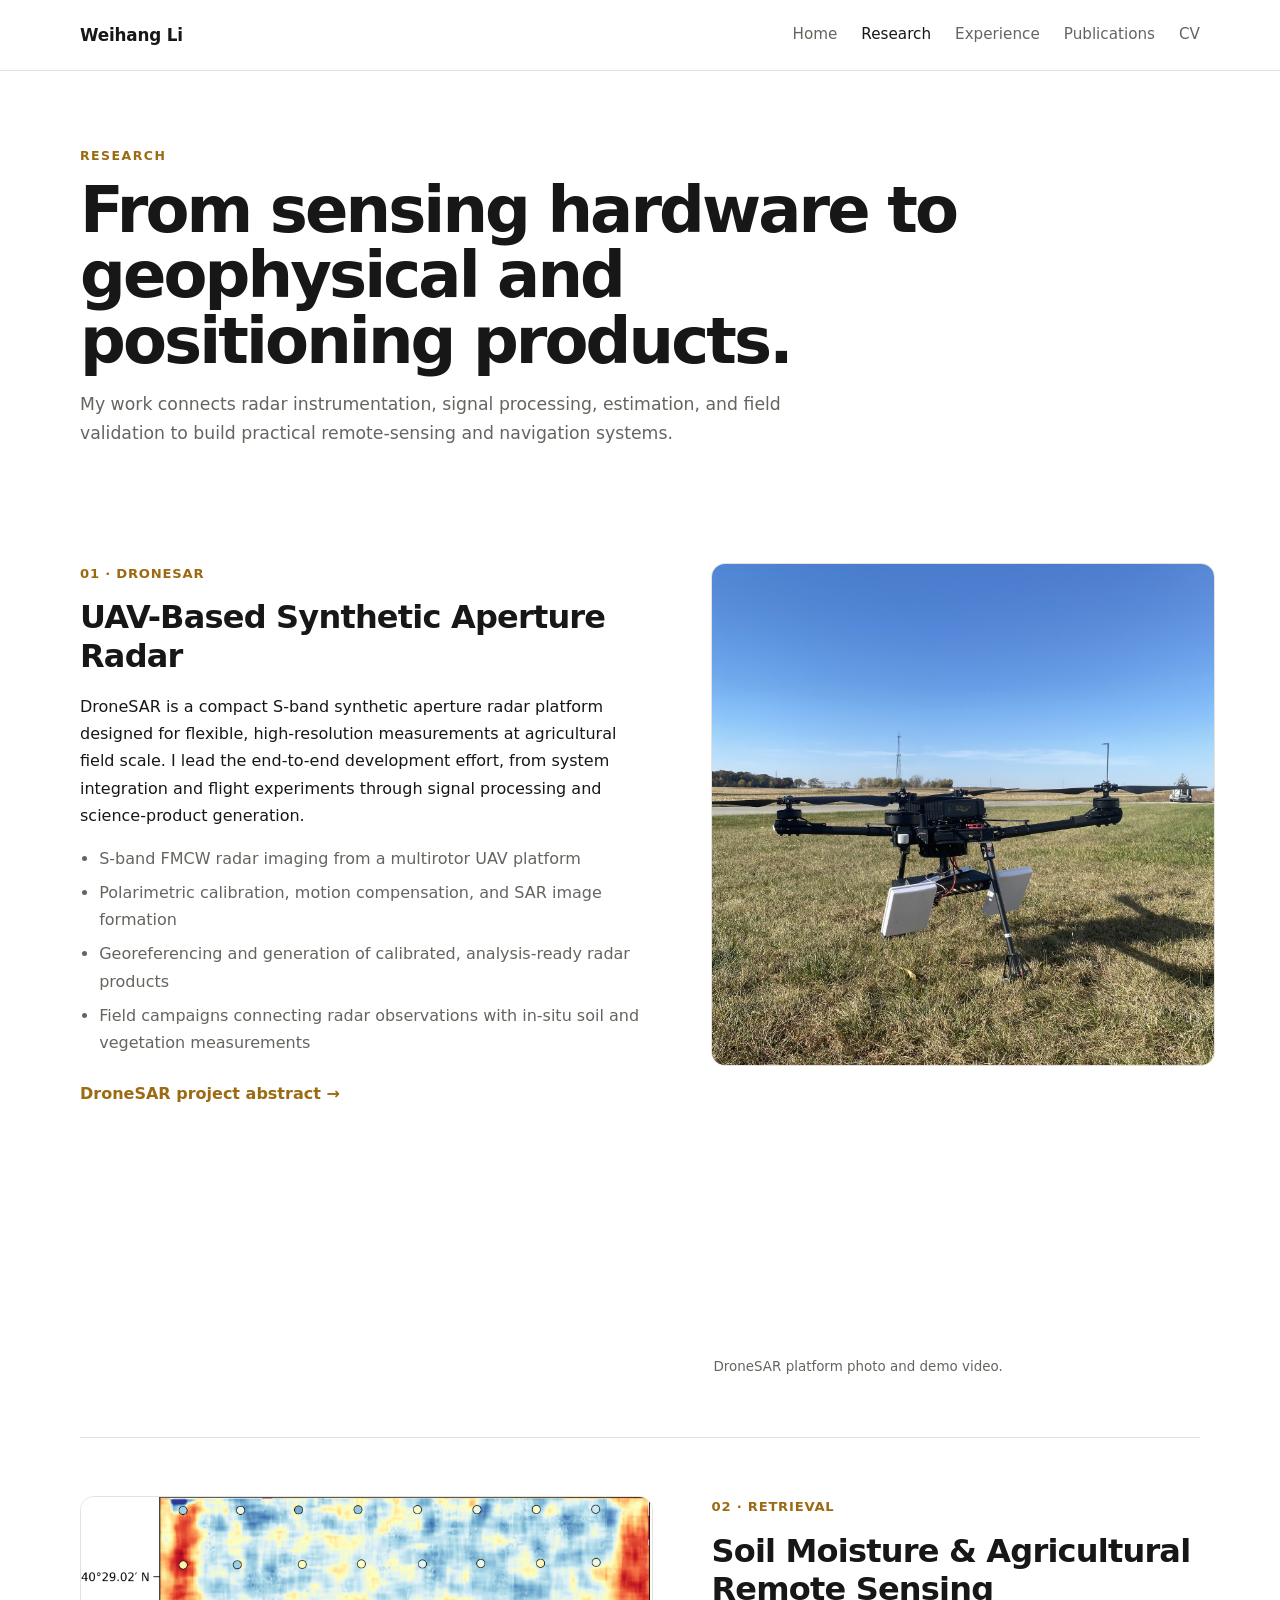
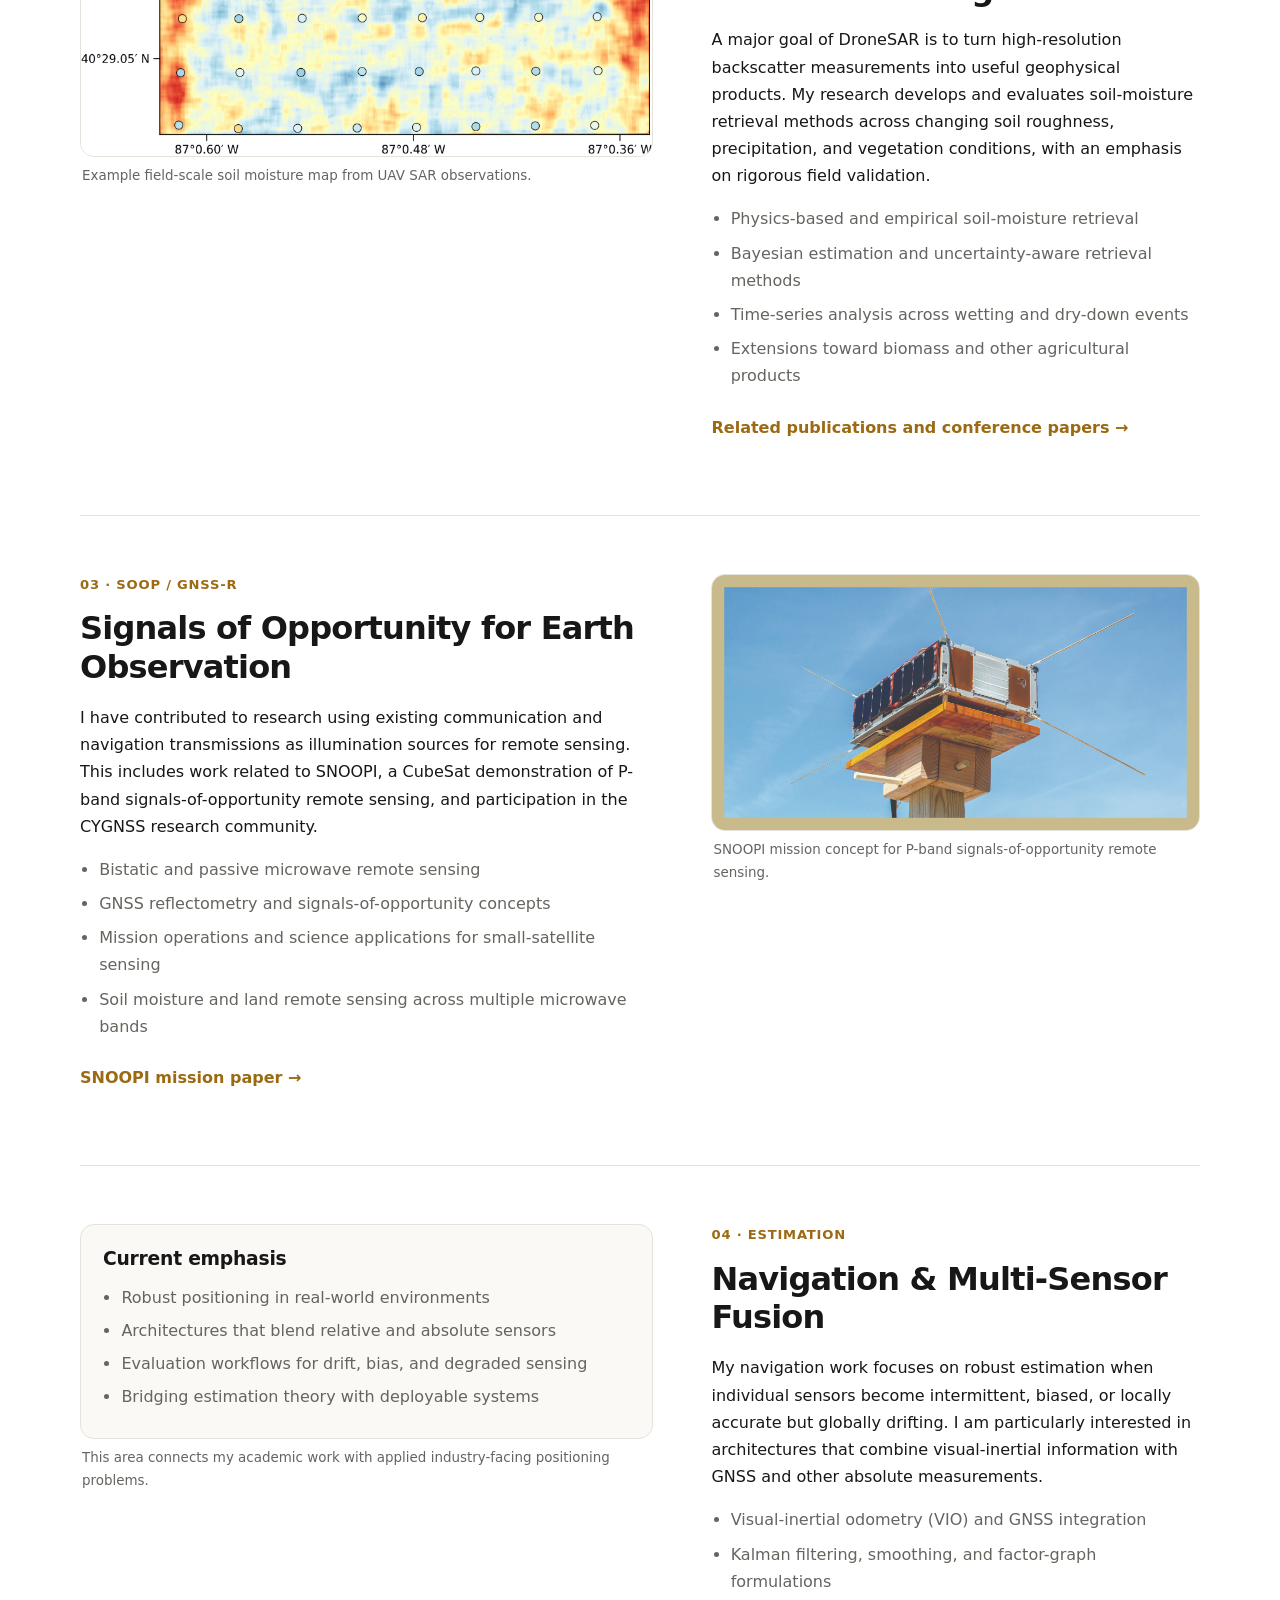
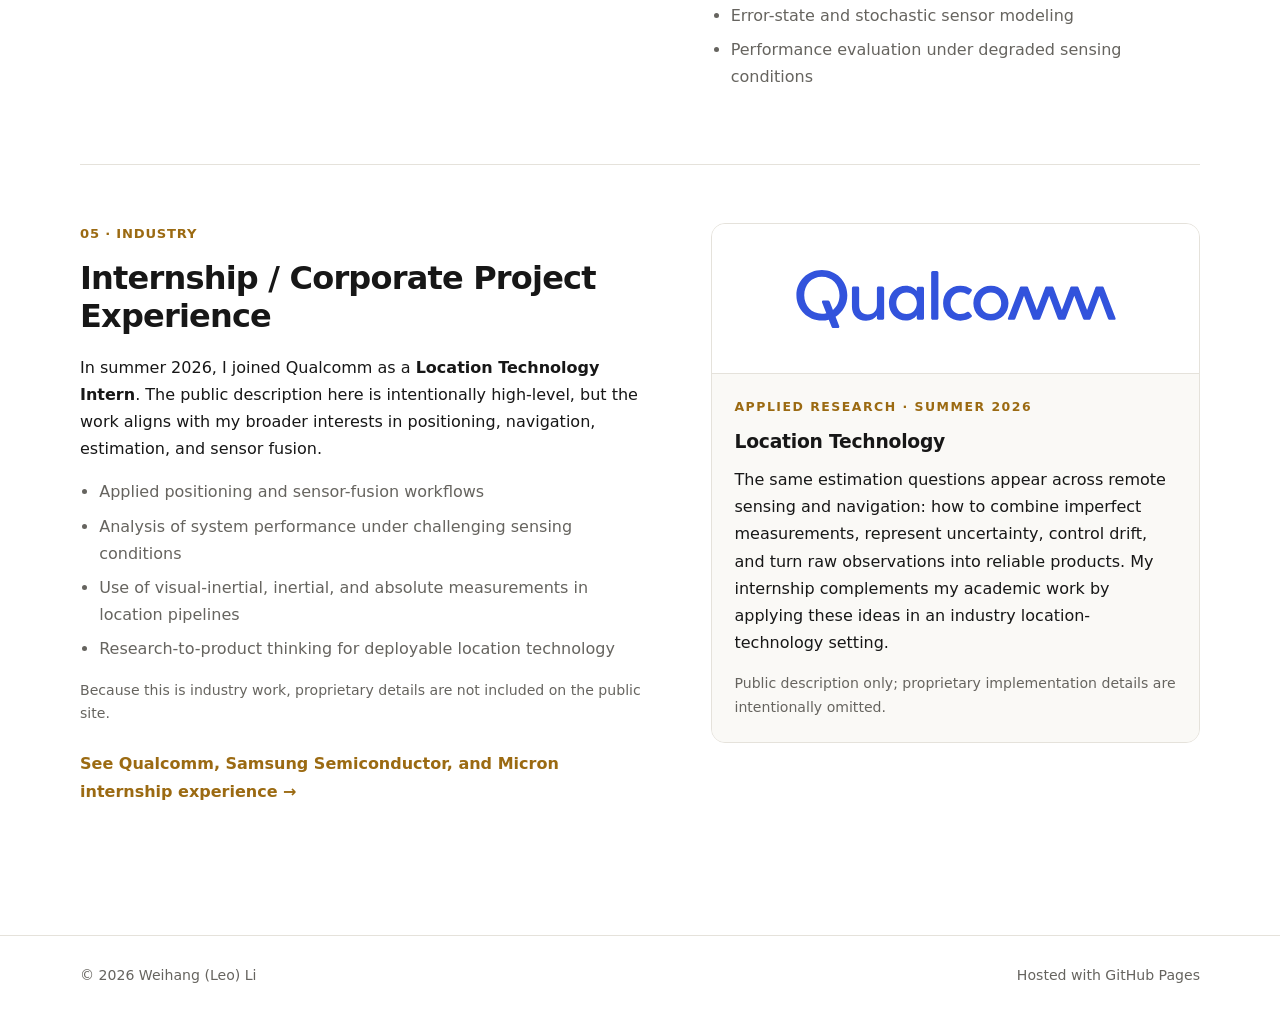
<file: research.html>
<!doctype html>
<html lang="en">
<head>
  <meta charset="utf-8">
  <meta name="viewport" content="width=device-width, initial-scale=1">
  <meta name="description" content="Research by Weihang (Leo) Li in UAV synthetic aperture radar, microwave remote sensing, GNSS signals of opportunity, and navigation sensor fusion.">
  <title>Research · Weihang (Leo) Li</title>
  <link rel="stylesheet" href="assets/css/style.css">
</head>
<body>
<header class="site-header">
  <div class="container nav">
    <a class="brand" href="index.html">Weihang Li</a>
    <nav class="nav-links" aria-label="Main navigation">
      <a href="index.html">Home</a>
      <a class="active" href="research.html">Research</a>
      <a href="experience.html">Experience</a>
      <a href="publications.html">Publications</a>
      <a href="cv.html">CV</a>
    </nav>
  </div>
</header>

<main class="container">
  <div class="page-header">
    <p class="eyebrow">Research</p>
    <h1>From sensing hardware to geophysical and positioning products.</h1>
    <p class="subtitle wide">My work connects radar instrumentation, signal processing, estimation, and field validation to build practical remote-sensing and navigation systems.</p>
  </div>

  <section class="research-project">
    <div class="research-copy">
      <p class="project-number">01 · DroneSAR</p>
      <h2>UAV-Based Synthetic Aperture Radar</h2>
      <p>
        DroneSAR is a compact S-band synthetic aperture radar platform designed for flexible, high-resolution measurements at agricultural field scale.
        I lead the end-to-end development effort, from system integration and flight experiments through signal processing and science-product generation.
      </p>
      <ul class="detail-list">
        <li>S-band FMCW radar imaging from a multirotor UAV platform</li>
        <li>Polarimetric calibration, motion compensation, and SAR image formation</li>
        <li>Georeferencing and generation of calibrated, analysis-ready radar products</li>
        <li>Field campaigns connecting radar observations with in-situ soil and vegetation measurements</li>
      </ul>
      <p class="link-row"><a href="https://docs.lib.purdue.edu/sydag/2025/posters/20/" target="_blank" rel="noopener">DroneSAR project abstract →</a></p>
    </div>
    <div class="research-visual">
      <div class="research-media-stack">
        <img src="assets/images/dronesar-system.jpg" alt="DroneSAR UAV-based synthetic aperture radar system">
        <div class="youtube-video">
          <iframe
            src="https://www.youtube.com/embed/8pZynmB-ohs"
            title="DroneSAR Demo"
            allow="accelerometer; autoplay; clipboard-write; encrypted-media; gyroscope; picture-in-picture; web-share"
            allowfullscreen>
          </iframe>
        </div>
      </div>
      <p class="image-note">DroneSAR platform photo and demo video.</p>
    </div>
  </section>

  <section class="research-project reverse section-divider">
    <div class="research-copy">
      <p class="project-number">02 · Retrieval</p>
      <h2>Soil Moisture & Agricultural Remote Sensing</h2>
      <p>
        A major goal of DroneSAR is to turn high-resolution backscatter measurements into useful geophysical products. My research develops and evaluates
        soil-moisture retrieval methods across changing soil roughness, precipitation, and vegetation conditions, with an emphasis on rigorous field validation.
      </p>
      <ul class="detail-list">
        <li>Physics-based and empirical soil-moisture retrieval</li>
        <li>Bayesian estimation and uncertainty-aware retrieval methods</li>
        <li>Time-series analysis across wetting and dry-down events</li>
        <li>Extensions toward biomass and other agricultural products</li>
      </ul>
      <p class="link-row"><a href="publications.html">Related publications and conference papers →</a></p>
    </div>
    <div class="research-visual">
      <img src="assets/images/soil-moisture-map.png" alt="Example soil moisture retrieval map from DroneSAR">
      <p class="image-note">Example field-scale soil moisture map from UAV SAR observations.</p>
    </div>
  </section>

  <section class="research-project section-divider">
    <div class="research-copy">
      <p class="project-number">03 · SoOp / GNSS-R</p>
      <h2>Signals of Opportunity for Earth Observation</h2>
      <p>
        I have contributed to research using existing communication and navigation transmissions as illumination sources for remote sensing.
        This includes work related to SNOOPI, a CubeSat demonstration of P-band signals-of-opportunity remote sensing, and participation in the CYGNSS research community.
      </p>
      <ul class="detail-list">
        <li>Bistatic and passive microwave remote sensing</li>
        <li>GNSS reflectometry and signals-of-opportunity concepts</li>
        <li>Mission operations and science applications for small-satellite sensing</li>
        <li>Soil moisture and land remote sensing across multiple microwave bands</li>
      </ul>
      <p class="link-row"><a href="https://doi.org/10.1016/j.asr.2023.10.050" target="_blank" rel="noopener">SNOOPI mission paper →</a></p>
    </div>
    <div class="research-visual">
      <img src="assets/images/snoopi-mission.png" alt="SNOOPI CubeSat mission image">
      <p class="image-note">SNOOPI mission concept for P-band signals-of-opportunity remote sensing.</p>
    </div>
  </section>

  <section class="research-project reverse section-divider">
    <div class="research-copy">
      <p class="project-number">04 · Estimation</p>
      <h2>Navigation & Multi-Sensor Fusion</h2>
      <p>
        My navigation work focuses on robust estimation when individual sensors become intermittent, biased, or locally accurate but globally drifting.
        I am particularly interested in architectures that combine visual-inertial information with GNSS and other absolute measurements.
      </p>
      <ul class="detail-list">
        <li>Visual-inertial odometry (VIO) and GNSS integration</li>
        <li>Kalman filtering, smoothing, and factor-graph formulations</li>
        <li>Error-state and stochastic sensor modeling</li>
        <li>Performance evaluation under degraded sensing conditions</li>
      </ul>
    </div>
    <div class="research-visual">
      <div class="text-panel">
        <h3>Current emphasis</h3>
        <ul class="list-tight">
          <li>Robust positioning in real-world environments</li>
          <li>Architectures that blend relative and absolute sensors</li>
          <li>Evaluation workflows for drift, bias, and degraded sensing</li>
          <li>Bridging estimation theory with deployable systems</li>
        </ul>
      </div>
      <p class="image-note">This area connects my academic work with applied industry-facing positioning problems.</p>
    </div>
  </section>

  <section class="research-project section-divider">
    <div class="research-copy">
      <p class="project-number">05 · Industry</p>
      <h2>Internship / Corporate Project Experience</h2>
      <p>
        In summer 2026, I joined Qualcomm as a <strong>Location Technology Intern</strong>. The public description here is intentionally high-level,
        but the work aligns with my broader interests in positioning, navigation, estimation, and sensor fusion.
      </p>
      <ul class="detail-list">
        <li>Applied positioning and sensor-fusion workflows</li>
        <li>Analysis of system performance under challenging sensing conditions</li>
        <li>Use of visual-inertial, inertial, and absolute measurements in location pipelines</li>
        <li>Research-to-product thinking for deployable location technology</li>
      </ul>
      <p class="small-note">Because this is industry work, proprietary details are not included on the public site.</p>
      <p class="link-row"><a href="experience.html">See Qualcomm, Samsung Semiconductor, and Micron internship experience →</a></p>
    </div>
    <div class="research-visual">
      <div class="company-project-panel">
        <div class="company-logo-wrap research-company-logo">
          <img class="company-logo" src="assets/images/qualcomm-logo.svg" alt="Qualcomm logo">
        </div>
        <div class="text-panel company-copy-panel">
          <p class="eyebrow">Applied research · Summer 2026</p>
          <h3>Location Technology</h3>
          <p>
            The same estimation questions appear across remote sensing and navigation: how to combine imperfect measurements,
            represent uncertainty, control drift, and turn raw observations into reliable products. My internship complements my academic work by applying these ideas in an industry location-technology setting.
          </p>
          <p class="small-note">Public description only; proprietary implementation details are intentionally omitted.</p>
        </div>
      </div>
    </div>
  </section>
</main>

<footer>
  <div class="container footer-row">
    <span>© <span id="year"></span> Weihang (Leo) Li</span>
    <span>Hosted with GitHub Pages</span>
  </div>
</footer>
<script>document.getElementById('year').textContent = new Date().getFullYear();</script>
</body>
</html>
</file>
<file: assets/css/style.css>
:root {
  --bg: #ffffff;
  --text: #171717;
  --muted: #66645f;
  --line: #e5e2db;
  --accent: #9b6a12;
  --accent-soft: #f6f0e3;
  --card: #faf9f6;
  --dark: #1f1f1d;
  --max-width: 1120px;
}

* { box-sizing: border-box; }
html { scroll-behavior: smooth; }
body {
  margin: 0;
  font-family: Inter, ui-sans-serif, system-ui, -apple-system, BlinkMacSystemFont, "Segoe UI", sans-serif;
  color: var(--text);
  background: var(--bg);
  line-height: 1.7;
  -webkit-font-smoothing: antialiased;
}
a { color: var(--accent); text-decoration: none; }
a:hover { text-decoration: underline; }
img, video { max-width: 100%; display: block; }
code { background: var(--card); padding: .12rem .32rem; border: 1px solid var(--line); border-radius: 4px; }

.container { width: min(92%, var(--max-width)); margin: 0 auto; }
.site-header {
  position: sticky;
  top: 0;
  z-index: 10;
  background: rgba(255,255,255,.94);
  backdrop-filter: blur(12px);
  border-bottom: 1px solid var(--line);
}
.nav {
  min-height: 70px;
  display: flex;
  align-items: center;
  justify-content: space-between;
  gap: 28px;
}
.brand { font-size: 1.05rem; font-weight: 760; color: var(--text); letter-spacing: -.01em; }
.nav-links { display: flex; flex-wrap: wrap; gap: 24px; }
.nav-links a { color: var(--muted); font-size: .95rem; }
.nav-links a.active, .nav-links a:hover { color: var(--text); text-decoration: none; }

.hero {
  display: grid;
  grid-template-columns: 250px 1fr;
  gap: 58px;
  align-items: center;
  padding: 84px 0 62px;
}
.profile-photo {
  width: 250px;
  height: 250px;
  border-radius: 22px;
  object-fit: cover;
  border: 1px solid var(--line);
  background: var(--card);
}
.eyebrow {
  margin: 0 0 12px;
  color: var(--accent);
  font-size: .78rem;
  font-weight: 800;
  letter-spacing: .12em;
  text-transform: uppercase;
}
h1 { font-size: clamp(2.45rem, 6vw, 4.7rem); line-height: 1.02; letter-spacing: -.045em; margin: 0 0 16px; }
h2 { font-size: clamp(1.55rem, 3vw, 2rem); line-height: 1.2; letter-spacing: -.025em; margin: 0 0 18px; }
h3 { line-height: 1.3; letter-spacing: -.012em; margin: 0 0 8px; }
p { margin-top: 0; }
.subtitle { color: var(--muted); font-size: 1.08rem; margin: 0 0 20px; }
.subtitle.wide { max-width: 780px; }
.lead { max-width: 760px; font-size: 1.11rem; }
.muted-name { color: #8f8c84; font-weight: 520; }
.quick-links { display: flex; flex-wrap: wrap; gap: 10px; margin-top: 24px; }
.button {
  display: inline-flex;
  align-items: center;
  min-height: 42px;
  padding: 8px 14px;
  border: 1px solid var(--line);
  border-radius: 8px;
  color: var(--text);
  background: white;
  font-size: .94rem;
  font-weight: 610;
}
.button:hover { text-decoration: none; border-color: #c7c2b9; }
.button.primary { background: var(--dark); color: white; border-color: var(--dark); }

section { padding: 48px 0; }
.section-divider { border-top: 1px solid var(--line); }
.two-col { display: grid; grid-template-columns: 220px 1fr; gap: 54px; }
.two-col p:last-child { margin-bottom: 0; }
.grid { display: grid; grid-template-columns: repeat(2, 1fr); gap: 18px; }
.grid-4 { grid-template-columns: repeat(4, 1fr); }
.card {
  background: var(--card);
  border: 1px solid var(--line);
  border-radius: 14px;
  padding: 24px;
}
.card p { margin-bottom: 0; color: var(--muted); font-size: .95rem; }
.card-kicker { display: inline-block; margin-bottom: 18px; color: var(--accent); font-size: .78rem; font-weight: 800; }
.section-heading-row { display: flex; align-items: baseline; justify-content: space-between; gap: 20px; }
.timeline { border-top: 1px solid var(--line); }
.timeline-item { display: grid; grid-template-columns: 120px 1fr; gap: 20px; padding: 18px 0; border-bottom: 1px solid var(--line); }
.timeline-date { color: var(--muted); font-size: .9rem; font-weight: 650; }
.contact-strip { display: flex; justify-content: space-between; align-items: center; gap: 40px; }
.contact-strip h2 { max-width: 660px; margin-bottom: 0; }
.contact-actions { display: flex; flex-wrap: wrap; gap: 10px; justify-content: flex-end; }

.page-header { padding: 74px 0 36px; }
.page-header h1 { font-size: clamp(2.4rem, 5vw, 4rem); max-width: 900px; }
.research-project {
  display: grid;
  grid-template-columns: minmax(0, 1.08fr) minmax(300px, .92fr);
  gap: 58px;
  align-items: start;
  padding: 58px 0;
}
.research-project.reverse .research-copy { order: 2; }
.research-project.reverse .research-visual { order: 1; }
.project-number { color: var(--accent); font-weight: 800; font-size: .82rem; letter-spacing: .06em; text-transform: uppercase; }
.detail-list { padding-left: 1.2rem; color: var(--muted); }
.detail-list li { margin: 7px 0; }
.research-visual img, .research-visual video, .feature-card img, .video-panel video {
  width: 100%;
  border-radius: 14px;
  border: 1px solid var(--line);
  background: var(--card);
}
.research-media-stack { display: grid; gap: 14px; }
.image-note { margin: 8px 2px 0; color: var(--muted); font-size: .84rem; }
.link-row { margin-top: 24px; font-weight: 650; }
.text-panel {
  background: var(--card);
  border: 1px solid var(--line);
  border-radius: 14px;
  padding: 22px;
}
.text-panel h3 { margin-bottom: 12px; }
.text-panel p:last-child, .text-panel ul:last-child { margin-bottom: 0; }
.list-tight { margin: 0; padding-left: 1.15rem; color: var(--muted); }
.list-tight li { margin: 6px 0; }
.small-note { font-size: .88rem; color: var(--muted); }

.feature-grid {
  display: grid;
  grid-template-columns: repeat(2, minmax(0, 1fr));
  gap: 18px;
}
.feature-card {
  background: var(--card);
  border: 1px solid var(--line);
  border-radius: 14px;
  overflow: hidden;
}
.feature-card img { aspect-ratio: 16 / 10; object-fit: cover; border: 0; border-bottom: 1px solid var(--line); border-radius: 0; }
.feature-card .feature-body { padding: 18px 20px 20px; }
.feature-card .feature-tag {
  display: inline-block;
  color: var(--accent);
  font-size: .78rem;
  font-weight: 800;
  letter-spacing: .08em;
  text-transform: uppercase;
  margin-bottom: 10px;
}
.feature-card p { margin-bottom: 0; color: var(--muted); }
.feature-card.text-only .feature-body { padding-top: 22px; }

.video-panel {
  display: grid;
  grid-template-columns: minmax(0, 1.25fr) minmax(250px, .75fr);
  gap: 22px;
  align-items: start;
}
.video-panel .text-panel { height: 100%; }
.inline-links { display: flex; flex-wrap: wrap; gap: 8px 14px; font-size: .94rem; margin-top: 14px; }

.pub-section { padding: 42px 0; }
.publication {
  display: grid;
  grid-template-columns: 88px 1fr;
  gap: 22px;
  padding: 24px 0;
  border-bottom: 1px solid var(--line);
}
.publication:last-child { border-bottom: 0; }
.publication h3 { font-size: 1.17rem; }
.publication p { margin-bottom: 5px; }
.pub-year { color: var(--muted); font-size: .8rem; font-weight: 800; text-transform: uppercase; letter-spacing: .06em; padding-top: 3px; }
.publication.featured { background: var(--accent-soft); margin: 0 -18px; padding: 24px 18px; border-radius: 12px; border-bottom: 0; }
.meta { color: var(--muted); font-size: .93rem; }
.award-note { color: #7a5109; font-weight: 760; }
.pub-links { font-size: .92rem; }
.pub-links span { color: #aaa69d; margin: 0 6px; }
.note-box { background: var(--card); padding: 24px; border: 1px solid var(--line); border-radius: 12px; margin-top: 20px; }
.note-box p:last-child { margin-bottom: 0; }

.cv-header { display: flex; justify-content: space-between; gap: 40px; align-items: flex-end; }
.cv-actions { display: flex; flex-wrap: wrap; gap: 10px; justify-content: flex-end; padding-bottom: 6px; }
.cv-section { display: grid; grid-template-columns: 140px 1fr; gap: 50px; }
.cv-label { color: var(--accent); font-size: .78rem; text-transform: uppercase; font-weight: 800; letter-spacing: .1em; padding-top: 5px; }
.cv-entry { display: grid; grid-template-columns: 1fr auto; gap: 26px; padding: 10px 0 20px; }
.cv-entry + .cv-entry { border-top: 1px solid var(--line); padding-top: 20px; }
.cv-entry.stacked { grid-template-columns: 1fr; }
.cv-entry p:last-child { margin-bottom: 0; }
.cv-date { color: var(--muted); white-space: nowrap; font-size: .92rem; }
.tag-list { display: flex; flex-wrap: wrap; gap: 9px; }
.tag-list span { padding: 6px 10px; border-radius: 999px; background: var(--card); border: 1px solid var(--line); font-size: .88rem; }

footer { margin-top: 56px; border-top: 1px solid var(--line); padding: 28px 0 38px; color: var(--muted); font-size: .88rem; }
.footer-row { display: flex; justify-content: space-between; gap: 20px; }

@media (max-width: 950px) {
  .grid-4 { grid-template-columns: repeat(2, 1fr); }
  .research-project, .video-panel { gap: 36px; }
  .feature-grid { grid-template-columns: 1fr 1fr; }
}

@media (max-width: 720px) {
  .nav { align-items: flex-start; padding: 15px 0; flex-direction: column; gap: 10px; }
  .nav-links { gap: 17px; }
  .hero { grid-template-columns: 1fr; gap: 30px; padding-top: 50px; }
  .profile-photo { width: 190px; height: 190px; }
  .two-col, .cv-section { grid-template-columns: 1fr; gap: 14px; }
  .grid, .grid-4, .feature-grid { grid-template-columns: 1fr; }
  .timeline-item { grid-template-columns: 1fr; gap: 3px; }
  .contact-strip, .cv-header { align-items: flex-start; flex-direction: column; }
  .contact-actions, .cv-actions { justify-content: flex-start; }
  .research-project, .research-project.reverse, .video-panel { grid-template-columns: 1fr; }
  .research-project.reverse .research-copy, .research-project.reverse .research-visual { order: initial; }
  .publication { grid-template-columns: 1fr; gap: 6px; }
  .cv-entry { grid-template-columns: 1fr; gap: 2px; }
  .footer-row { flex-direction: column; gap: 4px; }
}

/* Company / internship branding */
.company-card .company-logo-wrap,
.company-project-panel .company-logo-wrap {
  min-height: 150px;
  display: flex;
  align-items: center;
  justify-content: center;
  padding: 30px;
  background: #fff;
  border-bottom: 1px solid var(--line);
}
.company-logo-wrap .company-logo {
  width: min(84%, 320px);
  height: auto;
  border: 0;
  border-radius: 0;
  object-fit: contain;
  background: transparent;
}
.company-project-panel {
  overflow: hidden;
  border: 1px solid var(--line);
  border-radius: 14px;
  background: var(--card);
}
.company-project-panel .research-company-logo {
  border-bottom: 1px solid var(--line);
}
.company-project-panel .company-copy-panel {
  border: 0;
  border-radius: 0;
}
.cv-heading-with-logo {
  display: flex;
  align-items: center;
  justify-content: space-between;
  gap: 24px;
  margin-bottom: 2px;
}
.cv-heading-with-logo h2 { margin-bottom: 0; }
.cv-company-logo {
  width: 155px;
  height: auto;
  object-fit: contain;
}

@media (max-width: 720px) {
  .cv-heading-with-logo { align-items: flex-start; flex-direction: column; }
  .cv-company-logo { width: 135px; }
}

/* Experience page / company cards */
.experience-card-grid {
  display: grid;
  grid-template-columns: repeat(3, minmax(0, 1fr));
  gap: 18px;
}
.experience-card {
  display: flex;
  flex-direction: column;
  background: var(--card);
  border: 1px solid var(--line);
  border-radius: 14px;
  overflow: hidden;
}
.experience-logo-box {
  min-height: 132px;
  padding: 28px;
  background: #fff;
  border-bottom: 1px solid var(--line);
  display: flex;
  align-items: center;
  justify-content: center;
}
.experience-logo-box img {
  width: min(86%, 250px);
  max-height: 68px;
  object-fit: contain;
}
.experience-card-body { padding: 20px; }
.experience-card-body p { color: var(--muted); margin-bottom: 0; }
.experience-card .feature-tag,
.experience-detail .feature-tag {
  display: inline-block;
  color: var(--accent);
  font-size: .78rem;
  font-weight: 800;
  letter-spacing: .08em;
  text-transform: uppercase;
  margin-bottom: 10px;
}
.experience-detail {
  display: grid;
  grid-template-columns: 230px 1fr;
  gap: 44px;
  align-items: start;
  padding: 48px 0;
}
.experience-company-panel {
  background: #fff;
  border: 1px solid var(--line);
  border-radius: 14px;
  min-height: 170px;
  padding: 32px;
  display: flex;
  align-items: center;
  justify-content: center;
}
.experience-company-panel img {
  width: 100%;
  max-height: 78px;
  object-fit: contain;
}
.experience-content h2 { margin-bottom: 6px; }
.experience-role { font-size: 1.05rem; font-weight: 680; margin-bottom: 3px; }
.experience-meta { color: var(--muted); font-size: .92rem; margin-bottom: 18px; }
.experience-bullets { padding-left: 1.2rem; margin: 0 0 18px; }
.experience-bullets li { margin: 8px 0; }
.experience-source-note {
  color: var(--muted);
  font-size: .84rem;
  border-left: 3px solid var(--line);
  padding-left: 12px;
}
.company-links { display: flex; flex-wrap: wrap; gap: 10px 16px; font-size: .92rem; margin-top: 16px; }

.cv-logo-row {
  display: grid;
  grid-template-columns: 120px 1fr auto;
  gap: 22px;
  align-items: start;
  padding: 22px 0;
  border-bottom: 1px solid var(--line);
}
.cv-logo-row:last-child { border-bottom: 0; }
.cv-logo-box {
  min-height: 70px;
  display: flex;
  align-items: center;
  justify-content: center;
  padding: 10px;
  background: #fff;
  border: 1px solid var(--line);
  border-radius: 10px;
}
.cv-logo-box img { max-width: 100%; max-height: 48px; object-fit: contain; }
.cv-logo-row h3 { margin-top: 2px; }
.cv-logo-row .cv-date { padding-top: 2px; }

@media (max-width: 900px) {
  .experience-card-grid { grid-template-columns: 1fr; }
}
@media (max-width: 720px) {
  .experience-detail { grid-template-columns: 1fr; gap: 20px; }
  .experience-company-panel { min-height: 120px; }
  .cv-logo-row { grid-template-columns: 90px 1fr; }
  .cv-logo-row .cv-date { grid-column: 2; }
}

.youtube-video {
  width: 100%;
  aspect-ratio: 16 / 9;
}

.youtube-video iframe {
  width: 100%;
  height: 100%;
  border: 0;
  border-radius: 14px;
}
</file>
